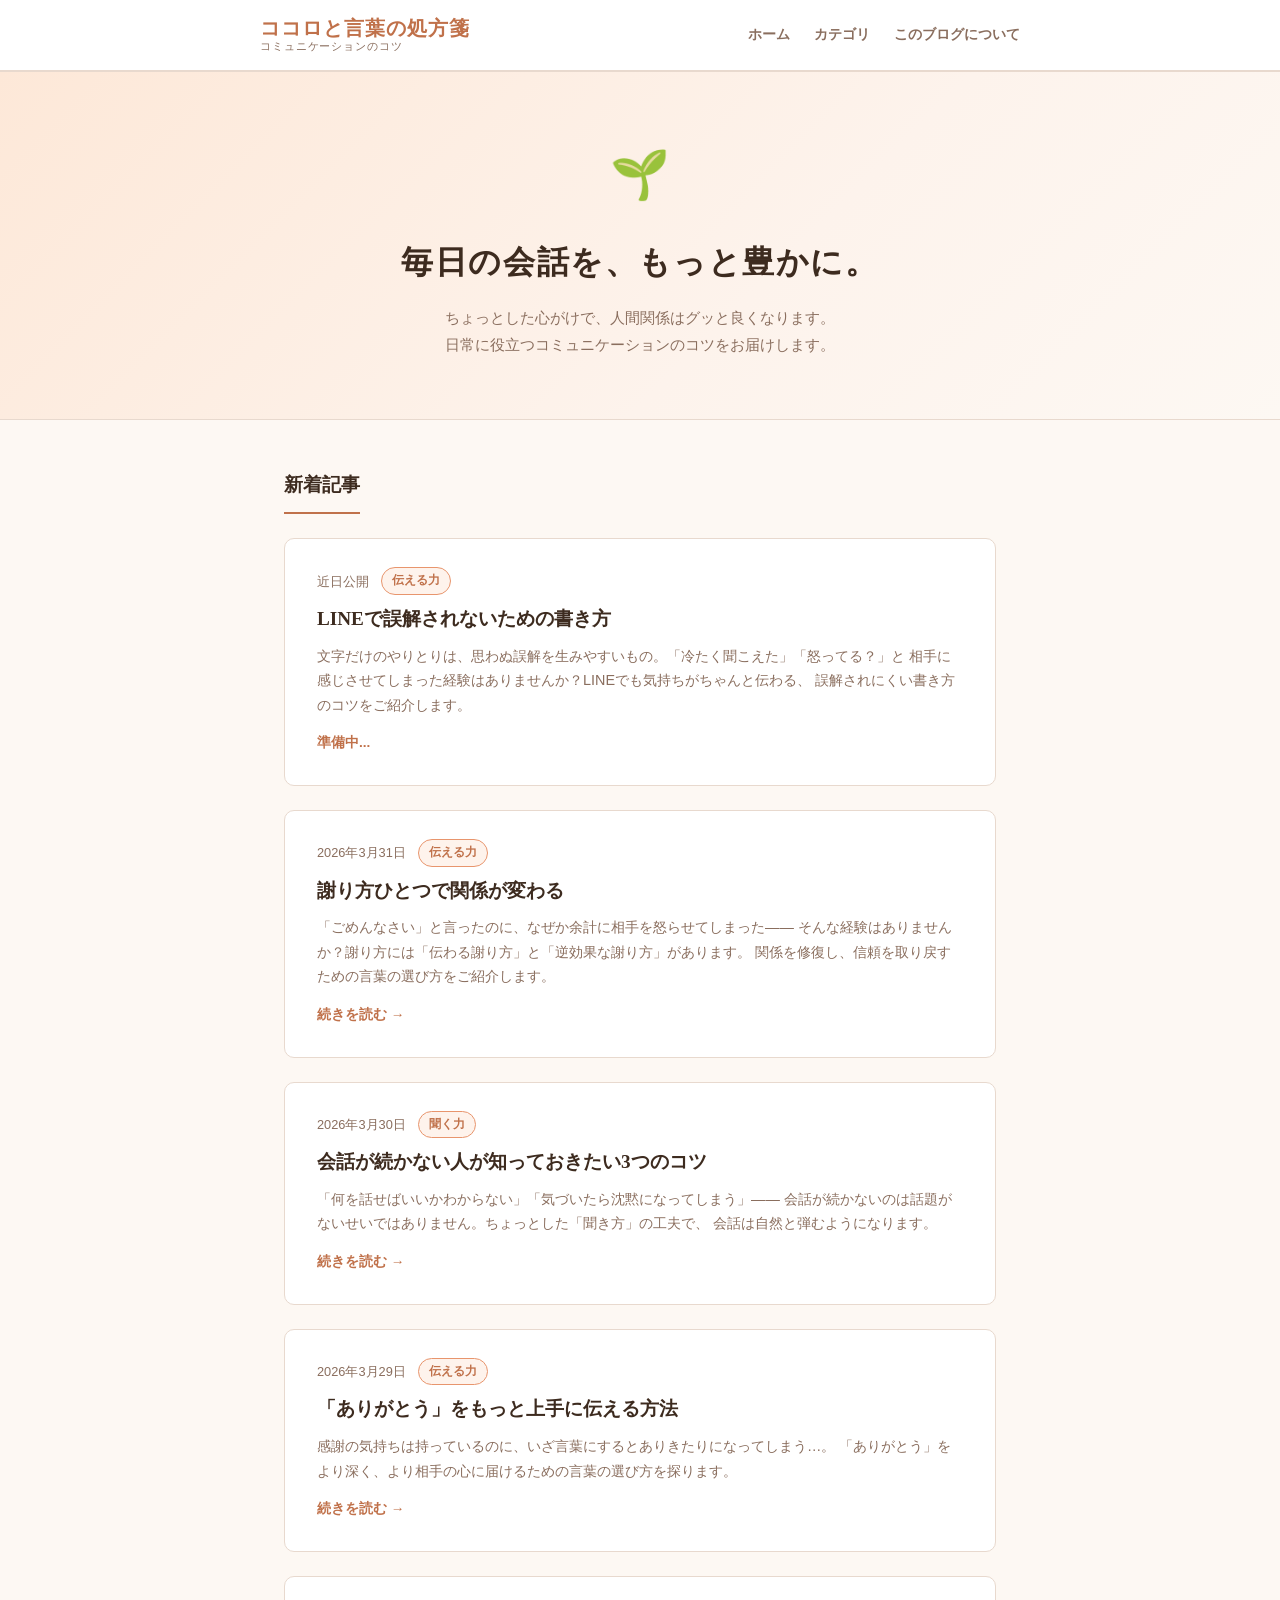
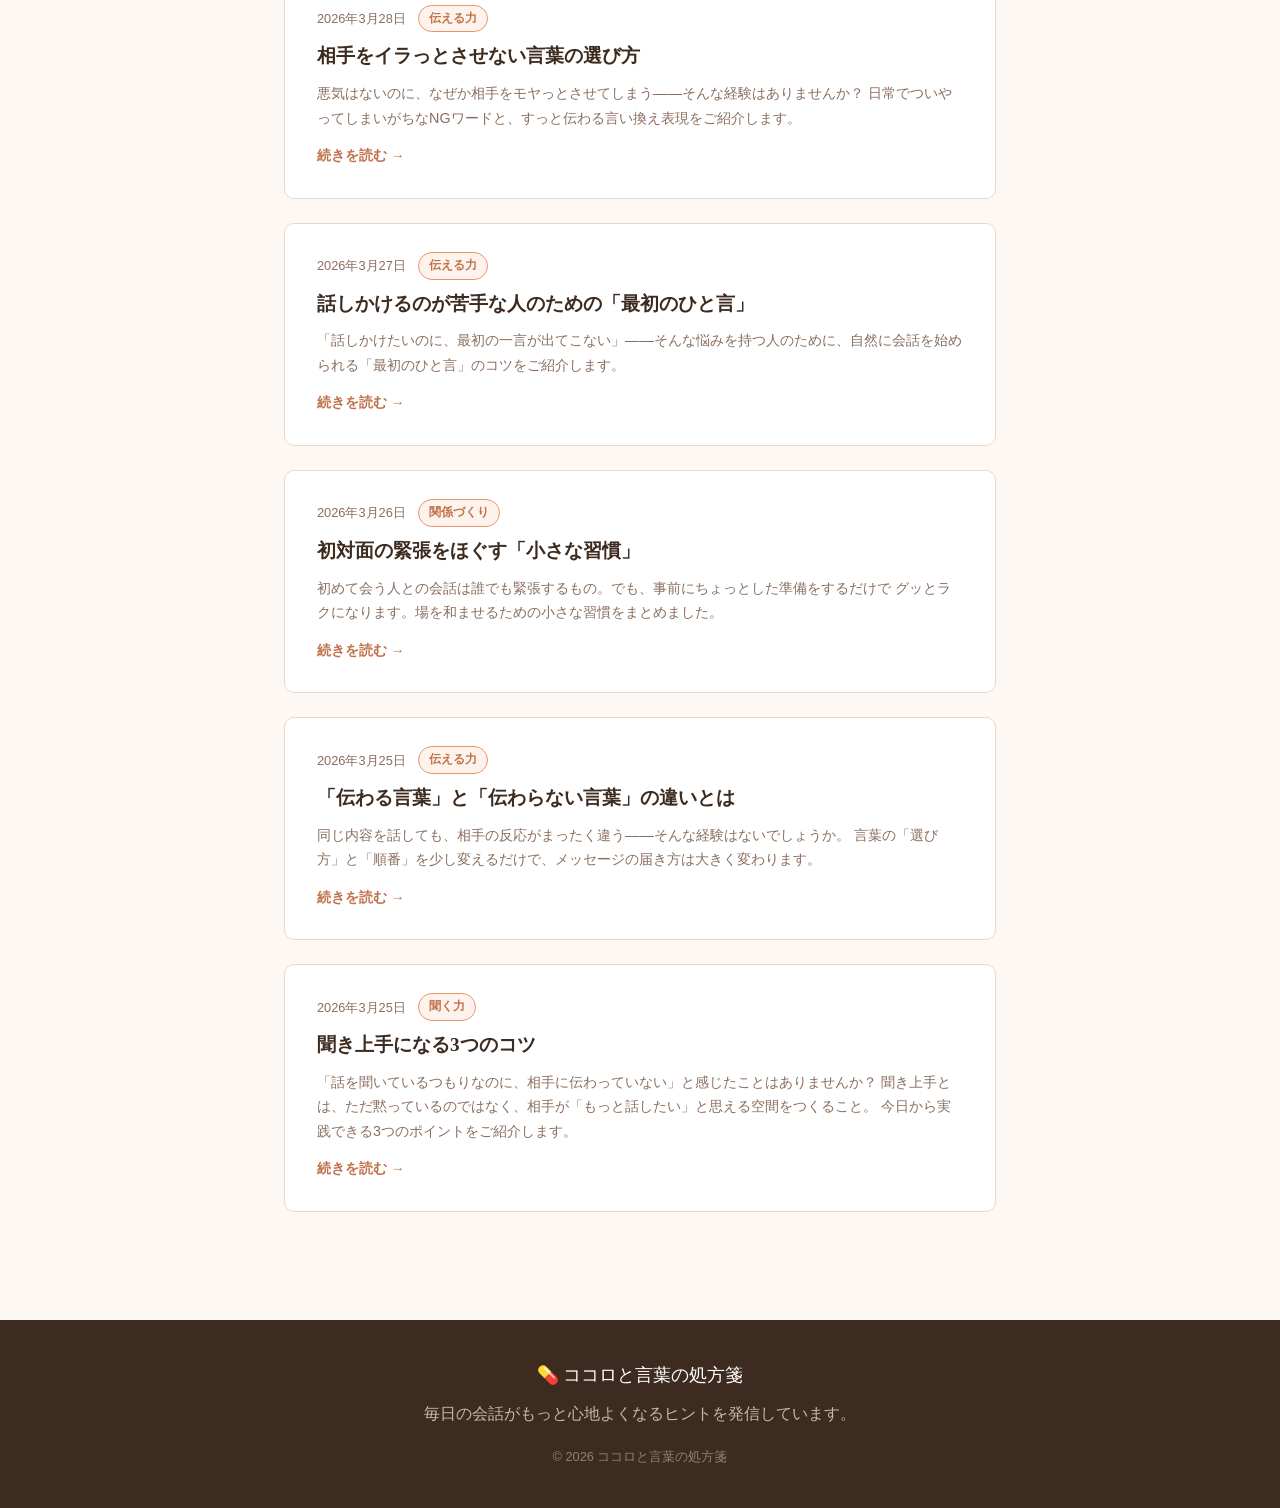
<file: index.html>
<!DOCTYPE html>
<html lang="ja">
<head>
  <meta charset="UTF-8">
  <meta name="viewport" content="width=device-width, initial-scale=1.0">
  <title>ココロと言葉の処方箋 - コミュニケーションのコツ</title>
  <meta name="description" content="毎日の会話がもっと心地よくなる。コミュニケーションのコツをやさしく発信するブログです。">
  <link rel="stylesheet" href="style.css">
</head>
<body>

  <!-- ヘッダー -->
  <header class="site-header">
    <div class="site-header__inner">
      <a href="index.html" class="site-logo" style="text-decoration:none;">
        <span class="site-logo__title">ココロと言葉の処方箋</span>
        <span class="site-logo__subtitle">コミュニケーションのコツ</span>
      </a>
      <nav class="site-nav">
        <a href="index.html">ホーム</a>
        <a href="#">カテゴリ</a>
        <a href="#">このブログについて</a>
      </nav>
    </div>
  </header>

  <!-- ヒーロー -->
  <section class="hero">
    <div class="hero__inner">
      <div class="hero__icon">🌱</div>
      <h1 class="hero__title">毎日の会話を、もっと豊かに。</h1>
      <p class="hero__desc">ちょっとした心がけで、人間関係はグッと良くなります。<br>日常に役立つコミュニケーションのコツをお届けします。</p>
    </div>
  </section>

  <!-- 記事一覧 -->
  <main class="main-container">
    <h2 class="section-title">新着記事</h2>

    <div class="article-list">

      <!-- 記事1 -->
      <a href="#" class="article-card">
        <div class="article-card__meta">
          <span class="article-card__date">近日公開</span>
          <span class="article-card__tag">伝える力</span>
        </div>
        <h3 class="article-card__title">LINEで誤解されないための書き方</h3>
        <p class="article-card__excerpt">
          文字だけのやりとりは、思わぬ誤解を生みやすいもの。「冷たく聞こえた」「怒ってる？」と
          相手に感じさせてしまった経験はありませんか？LINEでも気持ちがちゃんと伝わる、
          誤解されにくい書き方のコツをご紹介します。
        </p>
        <span class="article-card__read-more">準備中...</span>
      </a>

      <!-- 記事2 -->
      <a href="article-apology.html" class="article-card">
        <div class="article-card__meta">
          <span class="article-card__date">2026年3月31日</span>
          <span class="article-card__tag">伝える力</span>
        </div>
        <h3 class="article-card__title">謝り方ひとつで関係が変わる</h3>
        <p class="article-card__excerpt">
          「ごめんなさい」と言ったのに、なぜか余計に相手を怒らせてしまった——
          そんな経験はありませんか？謝り方には「伝わる謝り方」と「逆効果な謝り方」があります。
          関係を修復し、信頼を取り戻すための言葉の選び方をご紹介します。
        </p>
        <span class="article-card__read-more">続きを読む →</span>
      </a>

      <!-- 記事2 -->
      <a href="article-conversation.html" class="article-card">
        <div class="article-card__meta">
          <span class="article-card__date">2026年3月30日</span>
          <span class="article-card__tag">聞く力</span>
        </div>
        <h3 class="article-card__title">会話が続かない人が知っておきたい3つのコツ</h3>
        <p class="article-card__excerpt">
          「何を話せばいいかわからない」「気づいたら沈黙になってしまう」——
          会話が続かないのは話題がないせいではありません。ちょっとした「聞き方」の工夫で、
          会話は自然と弾むようになります。
        </p>
        <span class="article-card__read-more">続きを読む →</span>
      </a>

      <!-- 記事2 -->
      <a href="article-thankyou.html" class="article-card">
        <div class="article-card__meta">
          <span class="article-card__date">2026年3月29日</span>
          <span class="article-card__tag">伝える力</span>
        </div>
        <h3 class="article-card__title">「ありがとう」をもっと上手に伝える方法</h3>
        <p class="article-card__excerpt">
          感謝の気持ちは持っているのに、いざ言葉にするとありきたりになってしまう…。
          「ありがとう」をより深く、より相手の心に届けるための言葉の選び方を探ります。
        </p>
        <span class="article-card__read-more">続きを読む →</span>
      </a>

      <!-- 記事3 -->
      <a href="article-irritation.html" class="article-card">
        <div class="article-card__meta">
          <span class="article-card__date">2026年3月28日</span>
          <span class="article-card__tag">伝える力</span>
        </div>
        <h3 class="article-card__title">相手をイラっとさせない言葉の選び方</h3>
        <p class="article-card__excerpt">
          悪気はないのに、なぜか相手をモヤっとさせてしまう——そんな経験はありませんか？
          日常でついやってしまいがちなNGワードと、すっと伝わる言い換え表現をご紹介します。
        </p>
        <span class="article-card__read-more">続きを読む →</span>
      </a>

      <!-- 記事4 -->
      <a href="article-first-word.html" class="article-card">
        <div class="article-card__meta">
          <span class="article-card__date">2026年3月27日</span>
          <span class="article-card__tag">伝える力</span>
        </div>
        <h3 class="article-card__title">話しかけるのが苦手な人のための「最初のひと言」</h3>
        <p class="article-card__excerpt">
          「話しかけたいのに、最初の一言が出てこない」——そんな悩みを持つ人のために、自然に会話を始められる「最初のひと言」のコツをご紹介します。
        </p>
        <span class="article-card__read-more">続きを読む →</span>
      </a>

      <!-- 記事5 -->
      <a href="article-first-meeting.html" class="article-card">
        <div class="article-card__meta">
          <span class="article-card__date">2026年3月26日</span>
          <span class="article-card__tag">関係づくり</span>
        </div>
        <h3 class="article-card__title">初対面の緊張をほぐす「小さな習慣」</h3>
        <p class="article-card__excerpt">
          初めて会う人との会話は誰でも緊張するもの。でも、事前にちょっとした準備をするだけで
          グッとラクになります。場を和ませるための小さな習慣をまとめました。
        </p>
        <span class="article-card__read-more">続きを読む →</span>
      </a>

      <!-- 記事6 -->
      <a href="article-words.html" class="article-card">
        <div class="article-card__meta">
          <span class="article-card__date">2026年3月25日</span>
          <span class="article-card__tag">伝える力</span>
        </div>
        <h3 class="article-card__title">「伝わる言葉」と「伝わらない言葉」の違いとは</h3>
        <p class="article-card__excerpt">
          同じ内容を話しても、相手の反応がまったく違う——そんな経験はないでしょうか。
          言葉の「選び方」と「順番」を少し変えるだけで、メッセージの届き方は大きく変わります。
        </p>
        <span class="article-card__read-more">続きを読む →</span>
      </a>

      <!-- 記事7 -->
      <a href="article-listening.html" class="article-card">
        <div class="article-card__meta">
          <span class="article-card__date">2026年3月25日</span>
          <span class="article-card__tag">聞く力</span>
        </div>
        <h3 class="article-card__title">聞き上手になる3つのコツ</h3>
        <p class="article-card__excerpt">
          「話を聞いているつもりなのに、相手に伝わっていない」と感じたことはありませんか？
          聞き上手とは、ただ黙っているのではなく、相手が「もっと話したい」と思える空間をつくること。
          今日から実践できる3つのポイントをご紹介します。
        </p>
        <span class="article-card__read-more">続きを読む →</span>
      </a>

    </div>
  </main>

  <!-- フッター -->
  <footer class="site-footer">
    <div class="site-footer__logo">💊 ココロと言葉の処方箋</div>
    <p>毎日の会話がもっと心地よくなるヒントを発信しています。</p>
    <p class="site-footer__copy">&copy; 2026 ココロと言葉の処方箋</p>
  </footer>

</body>
</html>
</file>
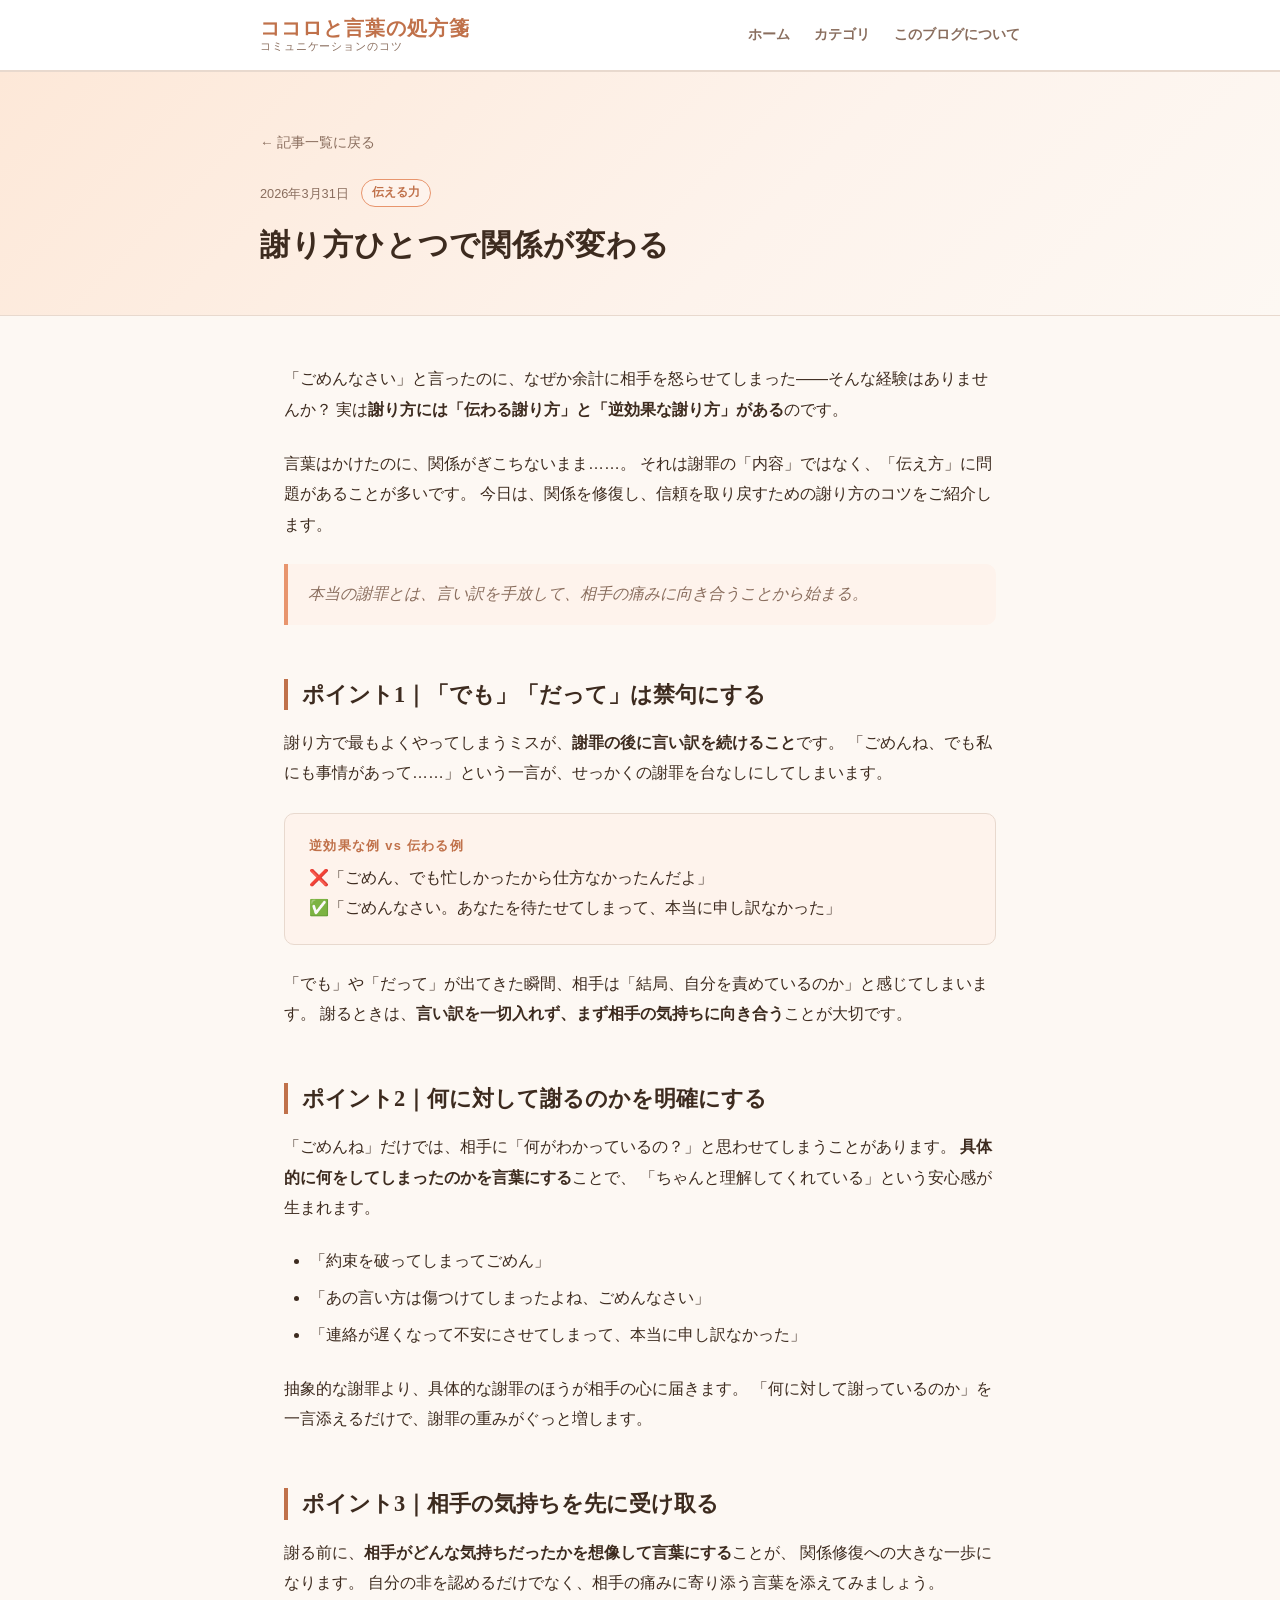
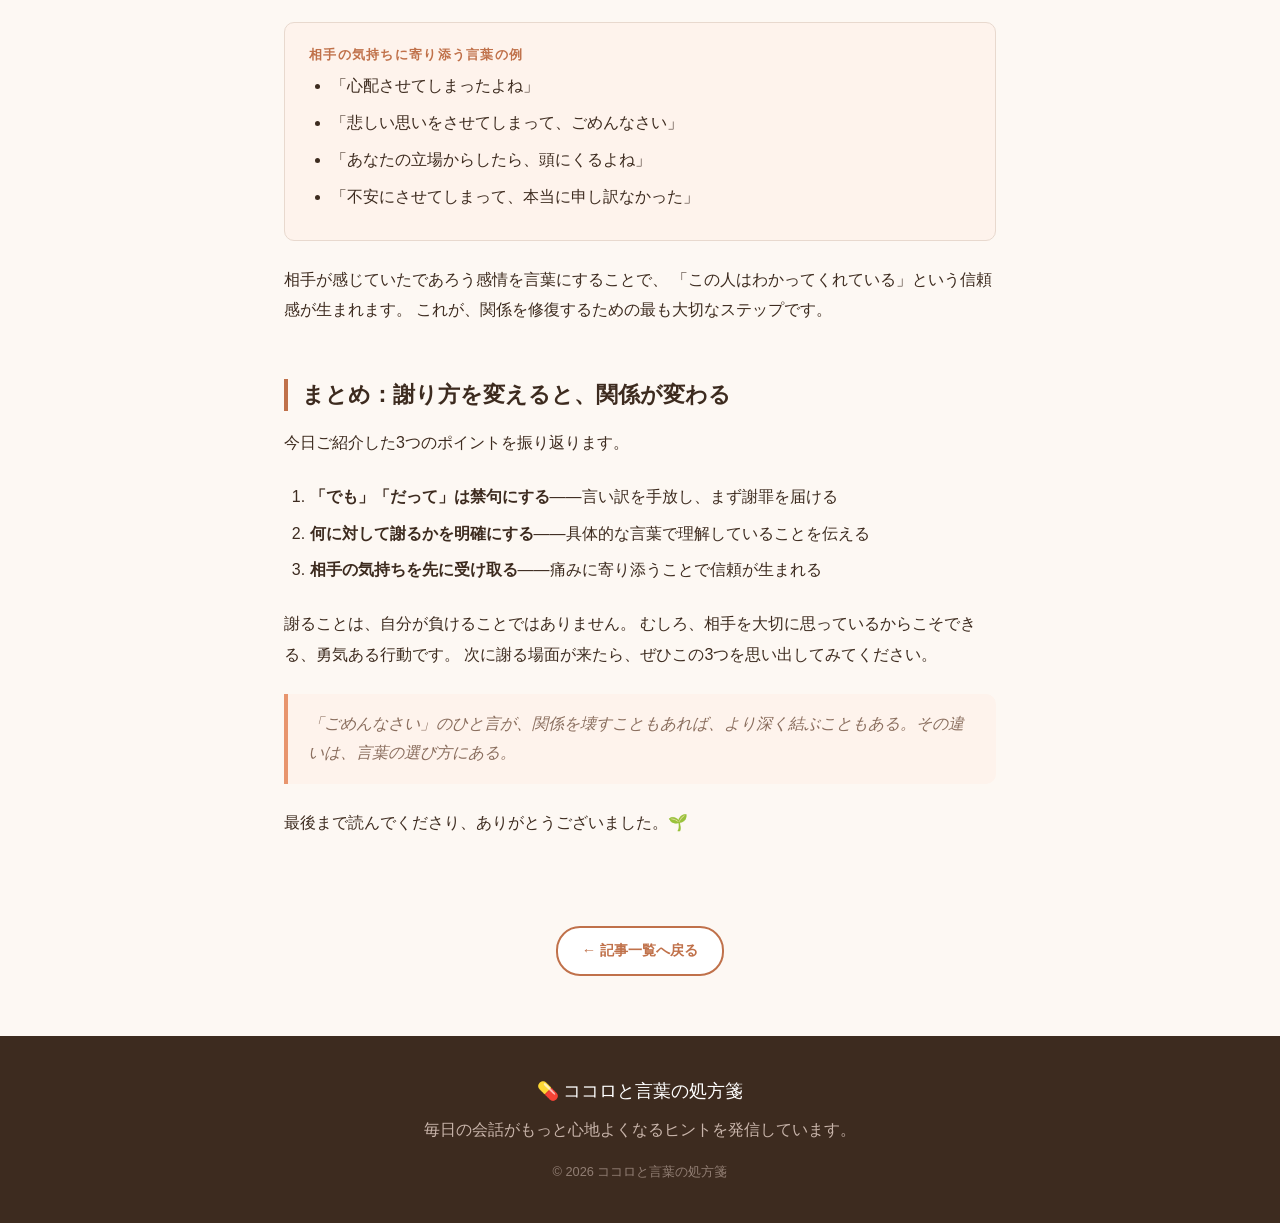
<file: article-apology.html>
<!DOCTYPE html>
<html lang="ja">
<head>
  <meta charset="UTF-8">
  <meta name="viewport" content="width=device-width, initial-scale=1.0">
  <title>謝り方ひとつで関係が変わる - ココロと言葉の処方箋</title>
  <meta name="description" content="「ごめんなさい」と言ったのに、なぜか余計に相手を怒らせてしまった経験はありませんか？伝わる謝り方と逆効果な謝り方の違いを解説します。">
  <link rel="stylesheet" href="style.css">
</head>
<body>

  <!-- ヘッダー -->
  <header class="site-header">
    <div class="site-header__inner">
      <a href="index.html" class="site-logo" style="text-decoration:none;">
        <span class="site-logo__title">ココロと言葉の処方箋</span>
        <span class="site-logo__subtitle">コミュニケーションのコツ</span>
      </a>
      <nav class="site-nav">
        <a href="index.html">ホーム</a>
        <a href="#">カテゴリ</a>
        <a href="#">このブログについて</a>
      </nav>
    </div>
  </header>

  <!-- 記事ヘッダー -->
  <div class="article-header">
    <div class="article-header__inner">
      <a href="index.html" class="article-header__back">← 記事一覧に戻る</a>
      <div class="article-header__meta">
        <span class="article-card__date">2026年3月31日</span>
        <span class="article-card__tag">伝える力</span>
      </div>
      <h1 class="article-header__title">謝り方ひとつで関係が変わる</h1>
    </div>
  </div>

  <!-- 記事本文 -->
  <article class="article-body">

    <p>
      「ごめんなさい」と言ったのに、なぜか余計に相手を怒らせてしまった——そんな経験はありませんか？
      実は<strong>謝り方には「伝わる謝り方」と「逆効果な謝り方」がある</strong>のです。
    </p>

    <p>
      言葉はかけたのに、関係がぎこちないまま……。
      それは謝罪の「内容」ではなく、「伝え方」に問題があることが多いです。
      今日は、関係を修復し、信頼を取り戻すための謝り方のコツをご紹介します。
    </p>

    <blockquote>
      本当の謝罪とは、言い訳を手放して、相手の痛みに向き合うことから始まる。
    </blockquote>

    <!-- ポイント1 -->
    <h2>ポイント1｜「でも」「だって」は禁句にする</h2>

    <p>
      謝り方で最もよくやってしまうミスが、<strong>謝罪の後に言い訳を続けること</strong>です。
      「ごめんね、でも私にも事情があって……」という一言が、せっかくの謝罪を台なしにしてしまいます。
    </p>

    <div class="tip-box">
      <div class="tip-box__label">逆効果な例 vs 伝わる例</div>
      <p style="margin-bottom:0;">
        ❌「ごめん、でも忙しかったから仕方なかったんだよ」<br>
        ✅「ごめんなさい。あなたを待たせてしまって、本当に申し訳なかった」
      </p>
    </div>

    <p>
      「でも」や「だって」が出てきた瞬間、相手は「結局、自分を責めているのか」と感じてしまいます。
      謝るときは、<strong>言い訳を一切入れず、まず相手の気持ちに向き合う</strong>ことが大切です。
    </p>

    <!-- ポイント2 -->
    <h2>ポイント2｜何に対して謝るのかを明確にする</h2>

    <p>
      「ごめんね」だけでは、相手に「何がわかっているの？」と思わせてしまうことがあります。
      <strong>具体的に何をしてしまったのかを言葉にする</strong>ことで、
      「ちゃんと理解してくれている」という安心感が生まれます。
    </p>

    <ul>
      <li>「約束を破ってしまってごめん」</li>
      <li>「あの言い方は傷つけてしまったよね、ごめんなさい」</li>
      <li>「連絡が遅くなって不安にさせてしまって、本当に申し訳なかった」</li>
    </ul>

    <p>
      抽象的な謝罪より、具体的な謝罪のほうが相手の心に届きます。
      「何に対して謝っているのか」を一言添えるだけで、謝罪の重みがぐっと増します。
    </p>

    <!-- ポイント3 -->
    <h2>ポイント3｜相手の気持ちを先に受け取る</h2>

    <p>
      謝る前に、<strong>相手がどんな気持ちだったかを想像して言葉にする</strong>ことが、
      関係修復への大きな一歩になります。
      自分の非を認めるだけでなく、相手の痛みに寄り添う言葉を添えてみましょう。
    </p>

    <div class="tip-box">
      <div class="tip-box__label">相手の気持ちに寄り添う言葉の例</div>
      <ul style="margin-bottom:0; padding-left:1.4em;">
        <li>「心配させてしまったよね」</li>
        <li>「悲しい思いをさせてしまって、ごめんなさい」</li>
        <li>「あなたの立場からしたら、頭にくるよね」</li>
        <li>「不安にさせてしまって、本当に申し訳なかった」</li>
      </ul>
    </div>

    <p>
      相手が感じていたであろう感情を言葉にすることで、
      「この人はわかってくれている」という信頼感が生まれます。
      これが、関係を修復するための最も大切なステップです。
    </p>

    <!-- まとめ -->
    <h2>まとめ：謝り方を変えると、関係が変わる</h2>

    <p>今日ご紹介した3つのポイントを振り返ります。</p>

    <ol>
      <li><strong>「でも」「だって」は禁句にする</strong>——言い訳を手放し、まず謝罪を届ける</li>
      <li><strong>何に対して謝るかを明確にする</strong>——具体的な言葉で理解していることを伝える</li>
      <li><strong>相手の気持ちを先に受け取る</strong>——痛みに寄り添うことで信頼が生まれる</li>
    </ol>

    <p>
      謝ることは、自分が負けることではありません。
      むしろ、相手を大切に思っているからこそできる、勇気ある行動です。
      次に謝る場面が来たら、ぜひこの3つを思い出してみてください。
    </p>

    <blockquote>
      「ごめんなさい」のひと言が、関係を壊すこともあれば、より深く結ぶこともある。その違いは、言葉の選び方にある。
    </blockquote>

    <p>最後まで読んでくださり、ありがとうございました。🌱</p>

  </article>

  <!-- 記事ナビゲーション -->
  <div class="article-nav">
    <a href="index.html">← 記事一覧へ戻る</a>
  </div>

  <!-- フッター -->
  <footer class="site-footer">
    <div class="site-footer__logo">💊 ココロと言葉の処方箋</div>
    <p>毎日の会話がもっと心地よくなるヒントを発信しています。</p>
    <p class="site-footer__copy">&copy; 2026 ココロと言葉の処方箋</p>
  </footer>

</body>
</html>
</file>
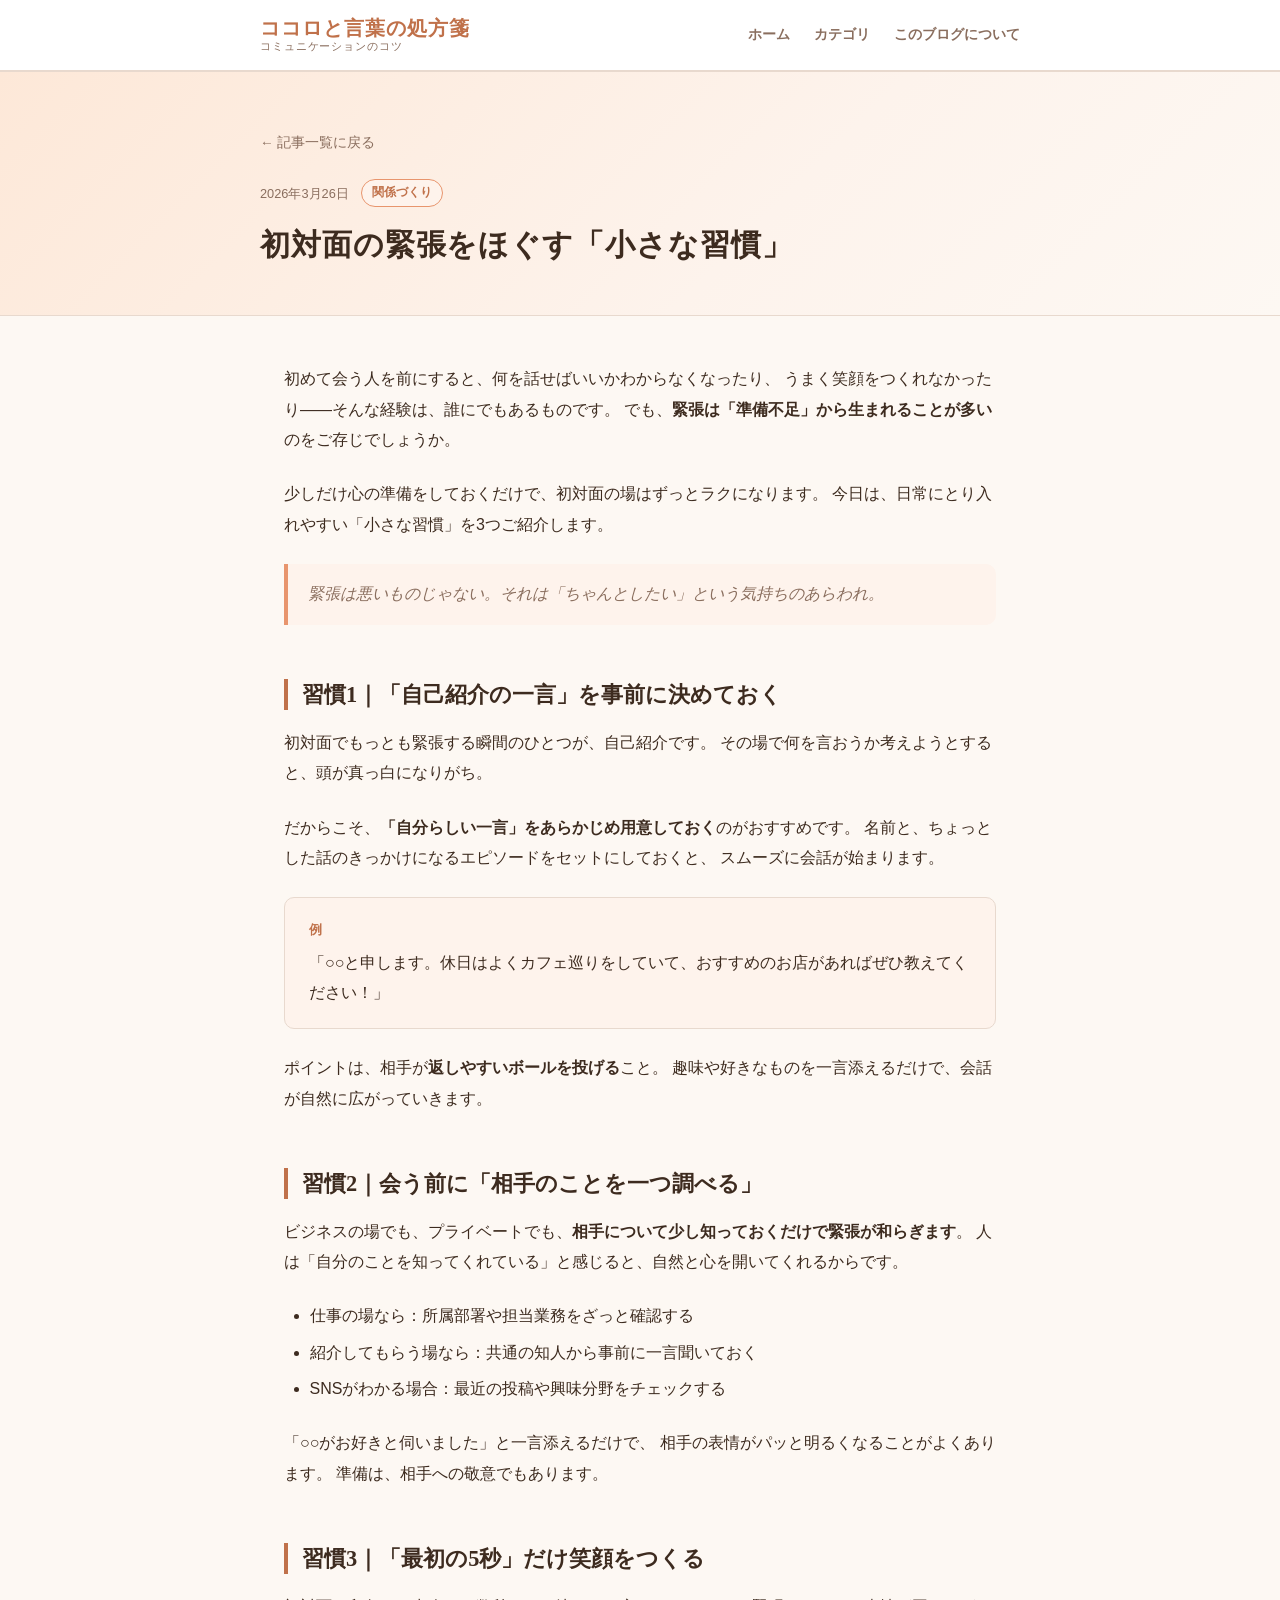
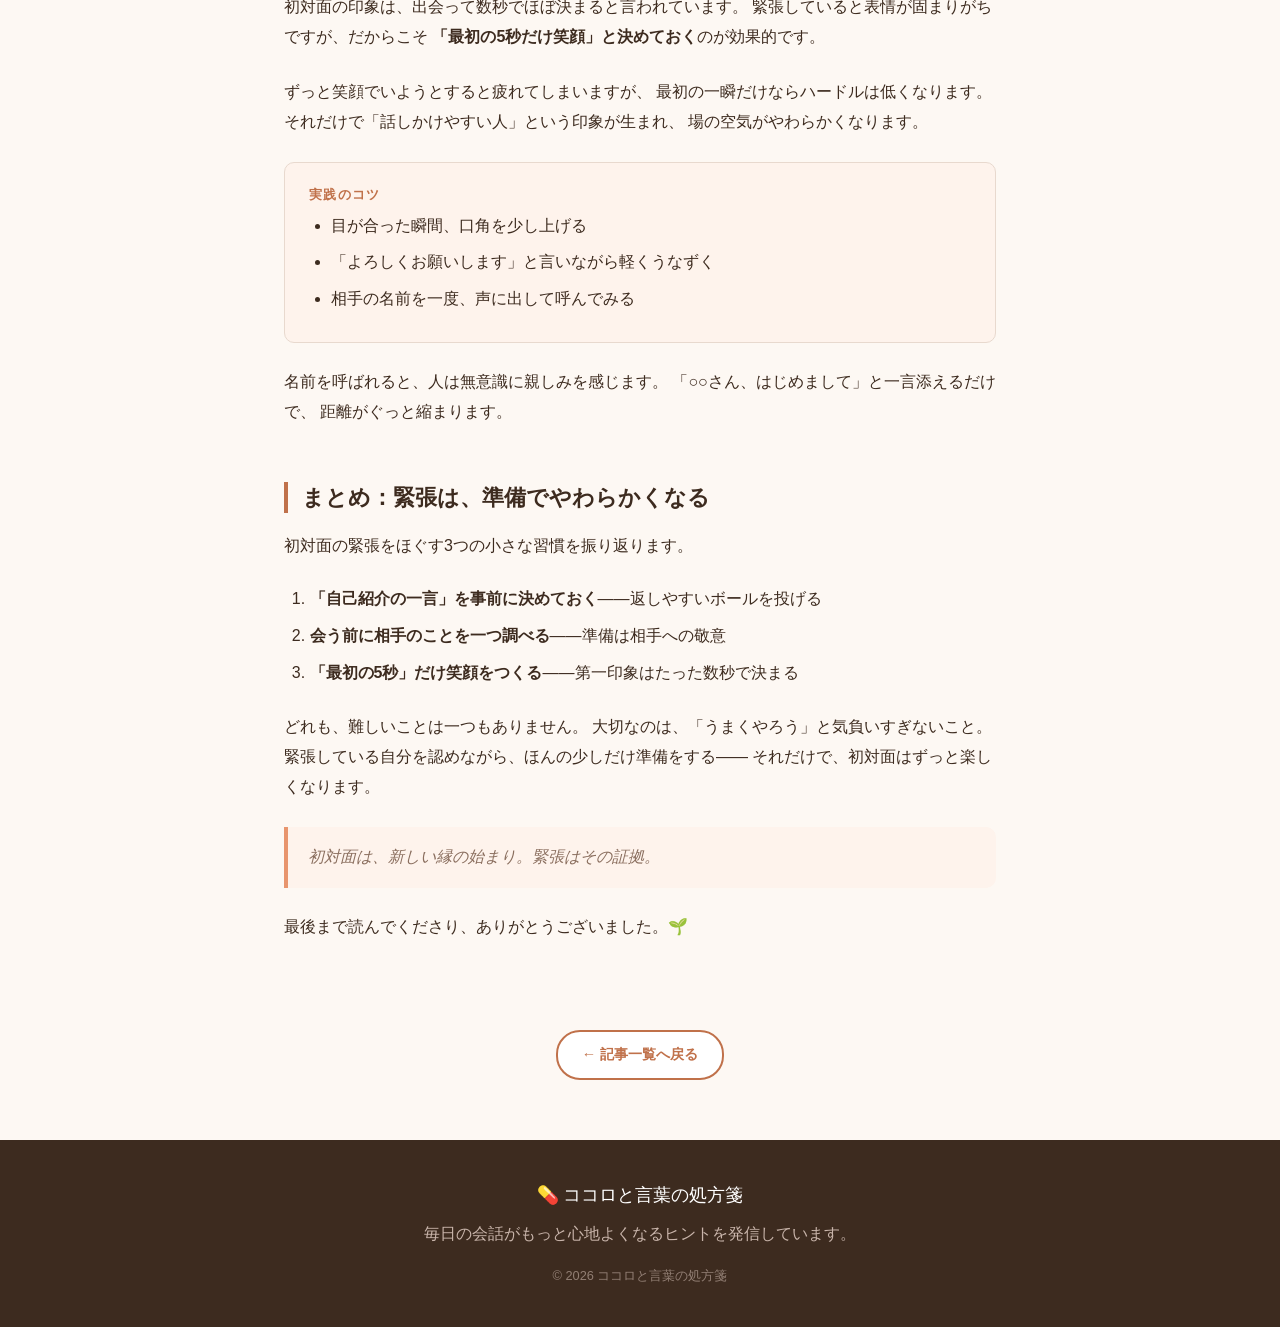
<file: article-first-meeting.html>
<!DOCTYPE html>
<html lang="ja">
<head>
  <meta charset="UTF-8">
  <meta name="viewport" content="width=device-width, initial-scale=1.0">
  <title>初対面の緊張をほぐす「小さな習慣」 - ココロと言葉の処方箋</title>
  <meta name="description" content="初めて会う人との会話は誰でも緊張するもの。事前のちょっとした準備と小さな習慣で、初対面をグッとラクにするコツをご紹介します。">
  <link rel="stylesheet" href="style.css">
</head>
<body>

  <!-- ヘッダー -->
  <header class="site-header">
    <div class="site-header__inner">
      <a href="index.html" class="site-logo" style="text-decoration:none;">
        <span class="site-logo__title">ココロと言葉の処方箋</span>
        <span class="site-logo__subtitle">コミュニケーションのコツ</span>
      </a>
      <nav class="site-nav">
        <a href="index.html">ホーム</a>
        <a href="#">カテゴリ</a>
        <a href="#">このブログについて</a>
      </nav>
    </div>
  </header>

  <!-- 記事ヘッダー -->
  <div class="article-header">
    <div class="article-header__inner">
      <a href="index.html" class="article-header__back">← 記事一覧に戻る</a>
      <div class="article-header__meta">
        <span class="article-card__date">2026年3月26日</span>
        <span class="article-card__tag">関係づくり</span>
      </div>
      <h1 class="article-header__title">初対面の緊張をほぐす「小さな習慣」</h1>
    </div>
  </div>

  <!-- 記事本文 -->
  <article class="article-body">

    <p>
      初めて会う人を前にすると、何を話せばいいかわからなくなったり、
      うまく笑顔をつくれなかったり——そんな経験は、誰にでもあるものです。
      でも、<strong>緊張は「準備不足」から生まれることが多い</strong>のをご存じでしょうか。
    </p>

    <p>
      少しだけ心の準備をしておくだけで、初対面の場はずっとラクになります。
      今日は、日常にとり入れやすい「小さな習慣」を3つご紹介します。
    </p>

    <blockquote>
      緊張は悪いものじゃない。それは「ちゃんとしたい」という気持ちのあらわれ。
    </blockquote>

    <!-- 習慣1 -->
    <h2>習慣1｜「自己紹介の一言」を事前に決めておく</h2>

    <p>
      初対面でもっとも緊張する瞬間のひとつが、自己紹介です。
      その場で何を言おうか考えようとすると、頭が真っ白になりがち。
    </p>

    <p>
      だからこそ、<strong>「自分らしい一言」をあらかじめ用意しておく</strong>のがおすすめです。
      名前と、ちょっとした話のきっかけになるエピソードをセットにしておくと、
      スムーズに会話が始まります。
    </p>

    <div class="tip-box">
      <div class="tip-box__label">例</div>
      <p style="margin-bottom:0;">
        「○○と申します。休日はよくカフェ巡りをしていて、おすすめのお店があればぜひ教えてください！」
      </p>
    </div>

    <p>
      ポイントは、相手が<strong>返しやすいボールを投げる</strong>こと。
      趣味や好きなものを一言添えるだけで、会話が自然に広がっていきます。
    </p>

    <!-- 習慣2 -->
    <h2>習慣2｜会う前に「相手のことを一つ調べる」</h2>

    <p>
      ビジネスの場でも、プライベートでも、<strong>相手について少し知っておくだけで緊張が和らぎます</strong>。
      人は「自分のことを知ってくれている」と感じると、自然と心を開いてくれるからです。
    </p>

    <ul>
      <li>仕事の場なら：所属部署や担当業務をざっと確認する</li>
      <li>紹介してもらう場なら：共通の知人から事前に一言聞いておく</li>
      <li>SNSがわかる場合：最近の投稿や興味分野をチェックする</li>
    </ul>

    <p>
      「○○がお好きと伺いました」と一言添えるだけで、
      相手の表情がパッと明るくなることがよくあります。
      準備は、相手への敬意でもあります。
    </p>

    <!-- 習慣3 -->
    <h2>習慣3｜「最初の5秒」だけ笑顔をつくる</h2>

    <p>
      初対面の印象は、出会って数秒でほぼ決まると言われています。
      緊張していると表情が固まりがちですが、だからこそ
      <strong>「最初の5秒だけ笑顔」と決めておく</strong>のが効果的です。
    </p>

    <p>
      ずっと笑顔でいようとすると疲れてしまいますが、
      最初の一瞬だけならハードルは低くなります。
      それだけで「話しかけやすい人」という印象が生まれ、
      場の空気がやわらかくなります。
    </p>

    <div class="tip-box">
      <div class="tip-box__label">実践のコツ</div>
      <ul style="margin-bottom:0; padding-left:1.4em;">
        <li>目が合った瞬間、口角を少し上げる</li>
        <li>「よろしくお願いします」と言いながら軽くうなずく</li>
        <li>相手の名前を一度、声に出して呼んでみる</li>
      </ul>
    </div>

    <p>
      名前を呼ばれると、人は無意識に親しみを感じます。
      「○○さん、はじめまして」と一言添えるだけで、
      距離がぐっと縮まります。
    </p>

    <!-- まとめ -->
    <h2>まとめ：緊張は、準備でやわらかくなる</h2>

    <p>初対面の緊張をほぐす3つの小さな習慣を振り返ります。</p>

    <ol>
      <li><strong>「自己紹介の一言」を事前に決めておく</strong>——返しやすいボールを投げる</li>
      <li><strong>会う前に相手のことを一つ調べる</strong>——準備は相手への敬意</li>
      <li><strong>「最初の5秒」だけ笑顔をつくる</strong>——第一印象はたった数秒で決まる</li>
    </ol>

    <p>
      どれも、難しいことは一つもありません。
      大切なのは、「うまくやろう」と気負いすぎないこと。
      緊張している自分を認めながら、ほんの少しだけ準備をする——
      それだけで、初対面はずっと楽しくなります。
    </p>

    <blockquote>
      初対面は、新しい縁の始まり。緊張はその証拠。
    </blockquote>

    <p>最後まで読んでくださり、ありがとうございました。🌱</p>

  </article>

  <!-- 記事ナビゲーション -->
  <div class="article-nav">
    <a href="index.html">← 記事一覧へ戻る</a>
  </div>

  <!-- フッター -->
  <footer class="site-footer">
    <div class="site-footer__logo">💊 ココロと言葉の処方箋</div>
    <p>毎日の会話がもっと心地よくなるヒントを発信しています。</p>
    <p class="site-footer__copy">&copy; 2026 ココロと言葉の処方箋</p>
  </footer>

</body>
</html>
</file>
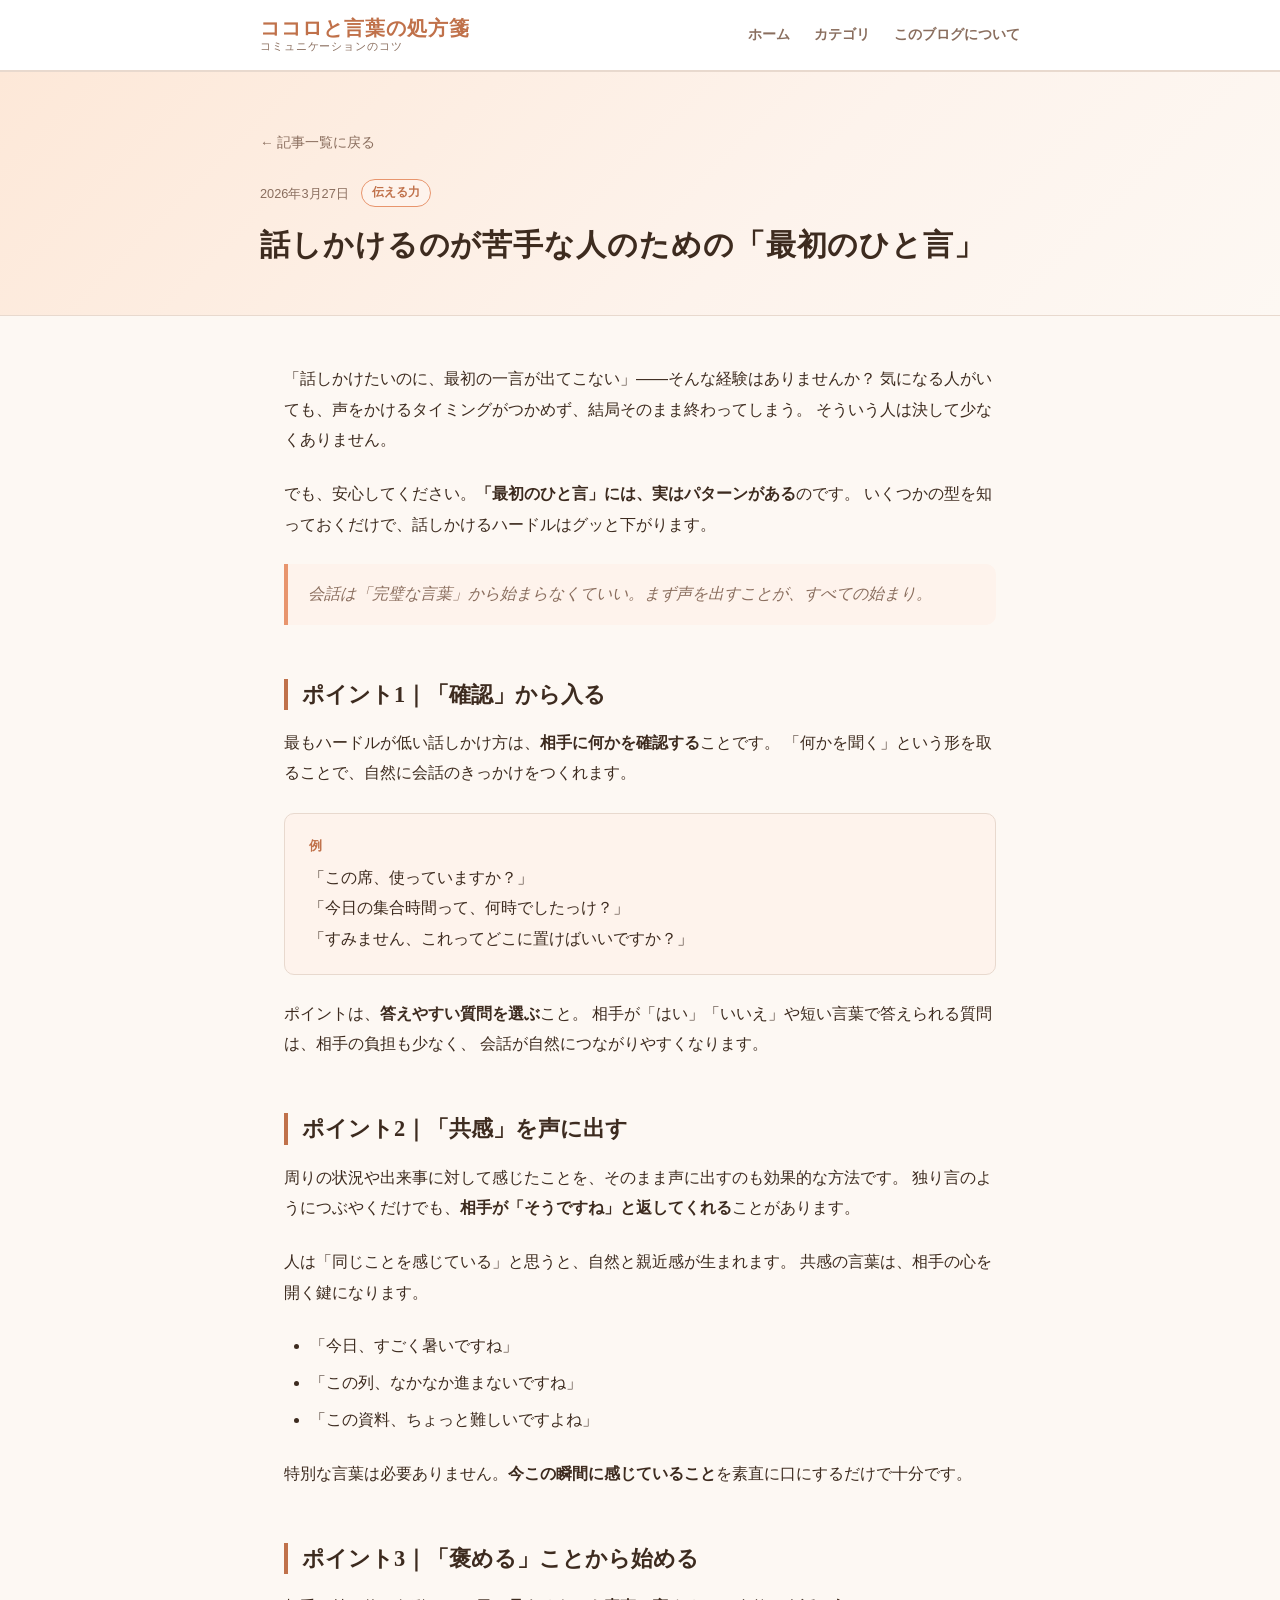
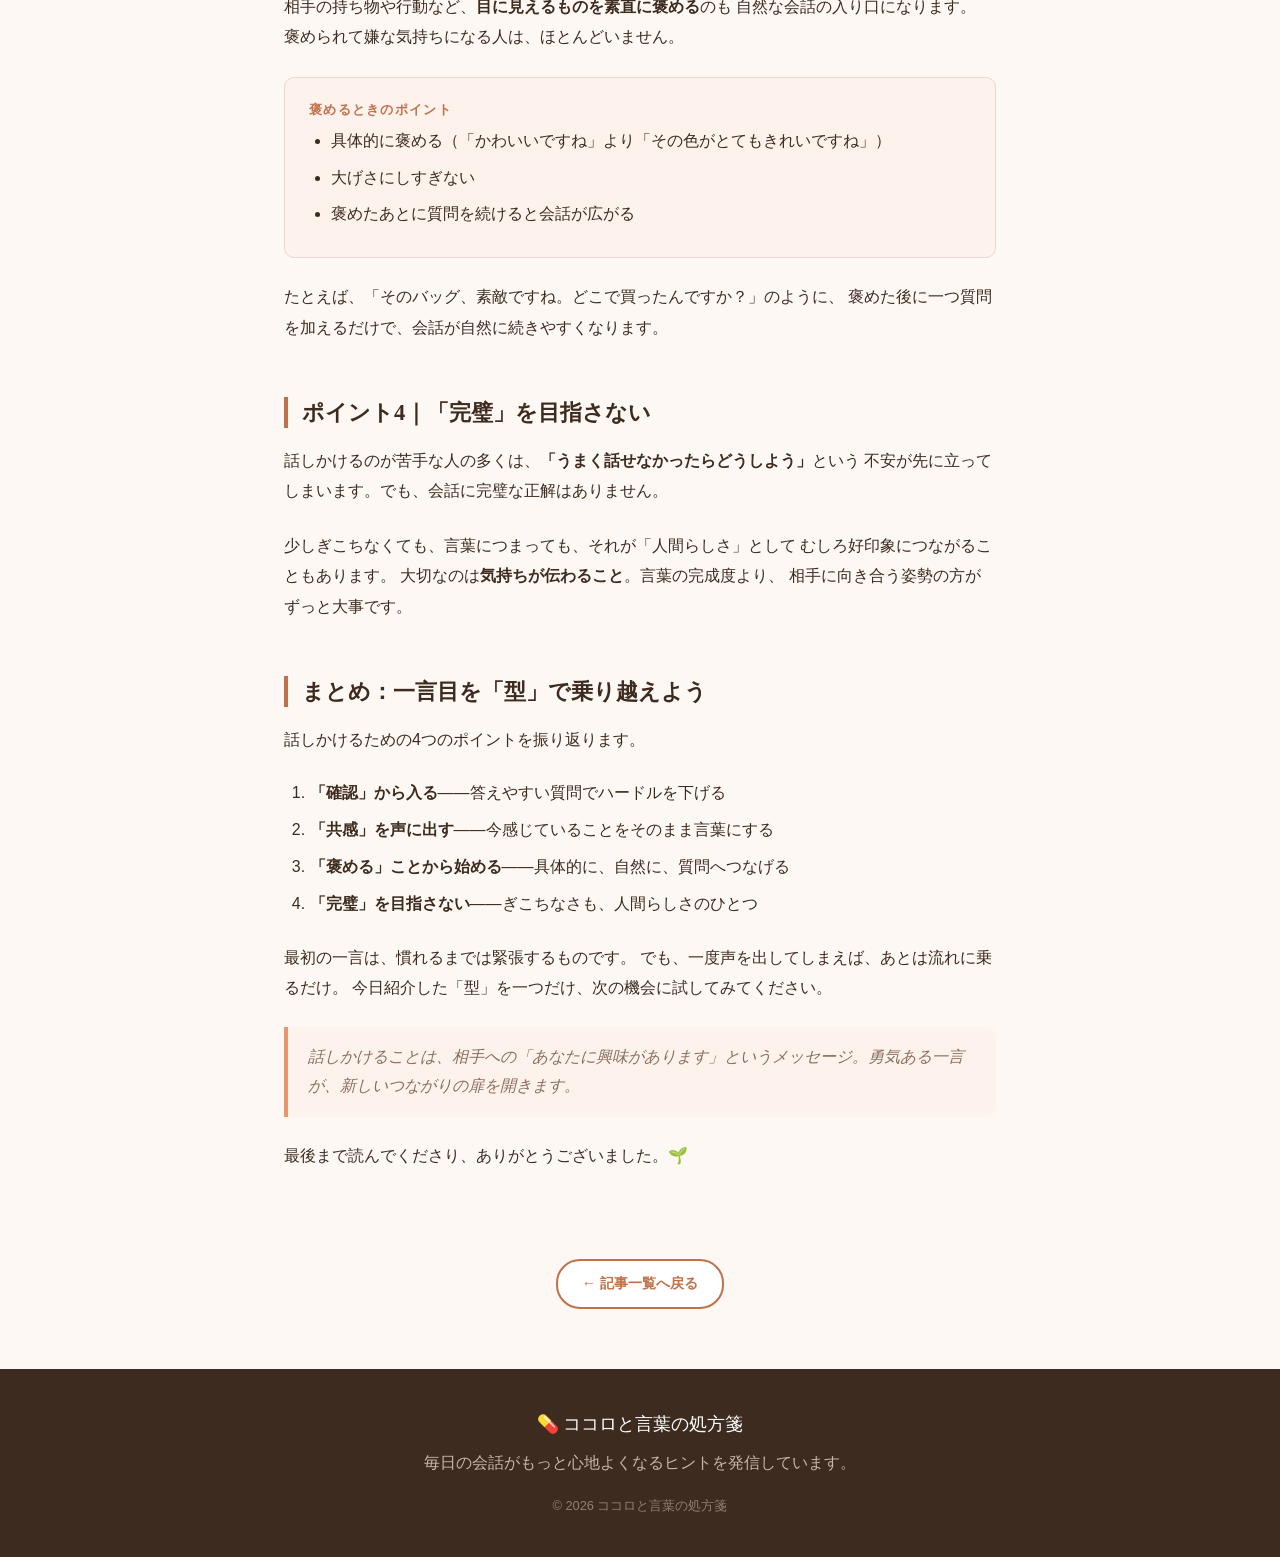
<file: article-first-word.html>
<!DOCTYPE html>
<html lang="ja">
<head>
  <meta charset="UTF-8">
  <meta name="viewport" content="width=device-width, initial-scale=1.0">
  <title>話しかけるのが苦手な人のための「最初のひと言」 - ココロと言葉の処方箋</title>
  <meta name="description" content="「話しかけたいのに、最初の一言が出てこない」——そんな悩みを持つ人のために、自然に会話を始められる「最初のひと言」のコツをご紹介します。">
  <link rel="stylesheet" href="style.css">
</head>
<body>

  <!-- ヘッダー -->
  <header class="site-header">
    <div class="site-header__inner">
      <a href="index.html" class="site-logo" style="text-decoration:none;">
        <span class="site-logo__title">ココロと言葉の処方箋</span>
        <span class="site-logo__subtitle">コミュニケーションのコツ</span>
      </a>
      <nav class="site-nav">
        <a href="index.html">ホーム</a>
        <a href="#">カテゴリ</a>
        <a href="#">このブログについて</a>
      </nav>
    </div>
  </header>

  <!-- 記事ヘッダー -->
  <div class="article-header">
    <div class="article-header__inner">
      <a href="index.html" class="article-header__back">← 記事一覧に戻る</a>
      <div class="article-header__meta">
        <span class="article-card__date">2026年3月27日</span>
        <span class="article-card__tag">伝える力</span>
      </div>
      <h1 class="article-header__title">話しかけるのが苦手な人のための「最初のひと言」</h1>
    </div>
  </div>

  <!-- 記事本文 -->
  <article class="article-body">

    <p>
      「話しかけたいのに、最初の一言が出てこない」——そんな経験はありませんか？
      気になる人がいても、声をかけるタイミングがつかめず、結局そのまま終わってしまう。
      そういう人は決して少なくありません。
    </p>

    <p>
      でも、安心してください。<strong>「最初のひと言」には、実はパターンがある</strong>のです。
      いくつかの型を知っておくだけで、話しかけるハードルはグッと下がります。
    </p>

    <blockquote>
      会話は「完璧な言葉」から始まらなくていい。まず声を出すことが、すべての始まり。
    </blockquote>

    <!-- ポイント1 -->
    <h2>ポイント1｜「確認」から入る</h2>

    <p>
      最もハードルが低い話しかけ方は、<strong>相手に何かを確認する</strong>ことです。
      「何かを聞く」という形を取ることで、自然に会話のきっかけをつくれます。
    </p>

    <div class="tip-box">
      <div class="tip-box__label">例</div>
      <p style="margin-bottom:0;">
        「この席、使っていますか？」<br>
        「今日の集合時間って、何時でしたっけ？」<br>
        「すみません、これってどこに置けばいいですか？」
      </p>
    </div>

    <p>
      ポイントは、<strong>答えやすい質問を選ぶ</strong>こと。
      相手が「はい」「いいえ」や短い言葉で答えられる質問は、相手の負担も少なく、
      会話が自然につながりやすくなります。
    </p>

    <!-- ポイント2 -->
    <h2>ポイント2｜「共感」を声に出す</h2>

    <p>
      周りの状況や出来事に対して感じたことを、そのまま声に出すのも効果的な方法です。
      独り言のようにつぶやくだけでも、<strong>相手が「そうですね」と返してくれる</strong>ことがあります。
    </p>

    <p>
      人は「同じことを感じている」と思うと、自然と親近感が生まれます。
      共感の言葉は、相手の心を開く鍵になります。
    </p>

    <ul>
      <li>「今日、すごく暑いですね」</li>
      <li>「この列、なかなか進まないですね」</li>
      <li>「この資料、ちょっと難しいですよね」</li>
    </ul>

    <p>
      特別な言葉は必要ありません。<strong>今この瞬間に感じていること</strong>を素直に口にするだけで十分です。
    </p>

    <!-- ポイント3 -->
    <h2>ポイント3｜「褒める」ことから始める</h2>

    <p>
      相手の持ち物や行動など、<strong>目に見えるものを素直に褒める</strong>のも
      自然な会話の入り口になります。
      褒められて嫌な気持ちになる人は、ほとんどいません。
    </p>

    <div class="tip-box">
      <div class="tip-box__label">褒めるときのポイント</div>
      <ul style="margin-bottom:0; padding-left:1.4em;">
        <li>具体的に褒める（「かわいいですね」より「その色がとてもきれいですね」）</li>
        <li>大げさにしすぎない</li>
        <li>褒めたあとに質問を続けると会話が広がる</li>
      </ul>
    </div>

    <p>
      たとえば、「そのバッグ、素敵ですね。どこで買ったんですか？」のように、
      褒めた後に一つ質問を加えるだけで、会話が自然に続きやすくなります。
    </p>

    <!-- ポイント4 -->
    <h2>ポイント4｜「完璧」を目指さない</h2>

    <p>
      話しかけるのが苦手な人の多くは、<strong>「うまく話せなかったらどうしよう」</strong>という
      不安が先に立ってしまいます。でも、会話に完璧な正解はありません。
    </p>

    <p>
      少しぎこちなくても、言葉につまっても、それが「人間らしさ」として
      むしろ好印象につながることもあります。
      大切なのは<strong>気持ちが伝わること</strong>。言葉の完成度より、
      相手に向き合う姿勢の方がずっと大事です。
    </p>

    <!-- まとめ -->
    <h2>まとめ：一言目を「型」で乗り越えよう</h2>

    <p>話しかけるための4つのポイントを振り返ります。</p>

    <ol>
      <li><strong>「確認」から入る</strong>——答えやすい質問でハードルを下げる</li>
      <li><strong>「共感」を声に出す</strong>——今感じていることをそのまま言葉にする</li>
      <li><strong>「褒める」ことから始める</strong>——具体的に、自然に、質問へつなげる</li>
      <li><strong>「完璧」を目指さない</strong>——ぎこちなさも、人間らしさのひとつ</li>
    </ol>

    <p>
      最初の一言は、慣れるまでは緊張するものです。
      でも、一度声を出してしまえば、あとは流れに乗るだけ。
      今日紹介した「型」を一つだけ、次の機会に試してみてください。
    </p>

    <blockquote>
      話しかけることは、相手への「あなたに興味があります」というメッセージ。勇気ある一言が、新しいつながりの扉を開きます。
    </blockquote>

    <p>最後まで読んでくださり、ありがとうございました。🌱</p>

  </article>

  <!-- 記事ナビゲーション -->
  <div class="article-nav">
    <a href="index.html">← 記事一覧へ戻る</a>
  </div>

  <!-- フッター -->
  <footer class="site-footer">
    <div class="site-footer__logo">💊 ココロと言葉の処方箋</div>
    <p>毎日の会話がもっと心地よくなるヒントを発信しています。</p>
    <p class="site-footer__copy">&copy; 2026 ココロと言葉の処方箋</p>
  </footer>

</body>
</html>
</file>
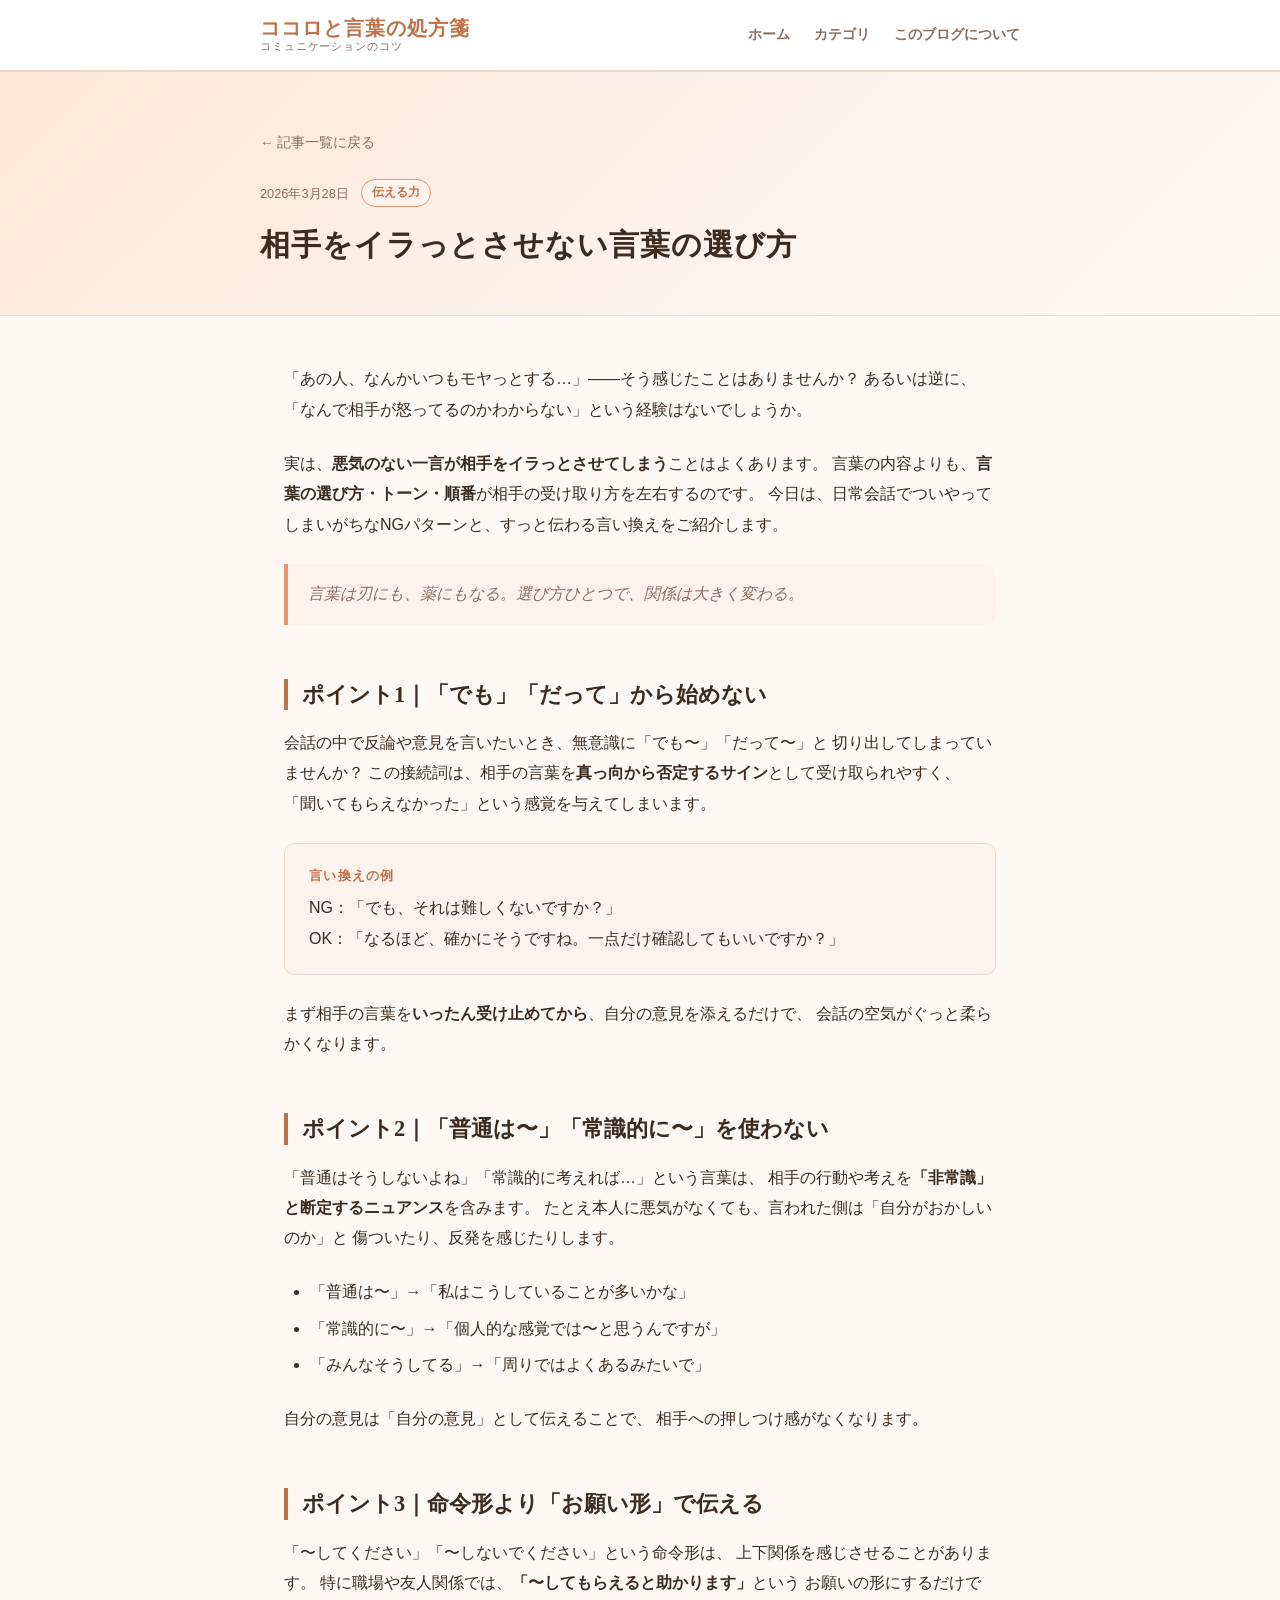
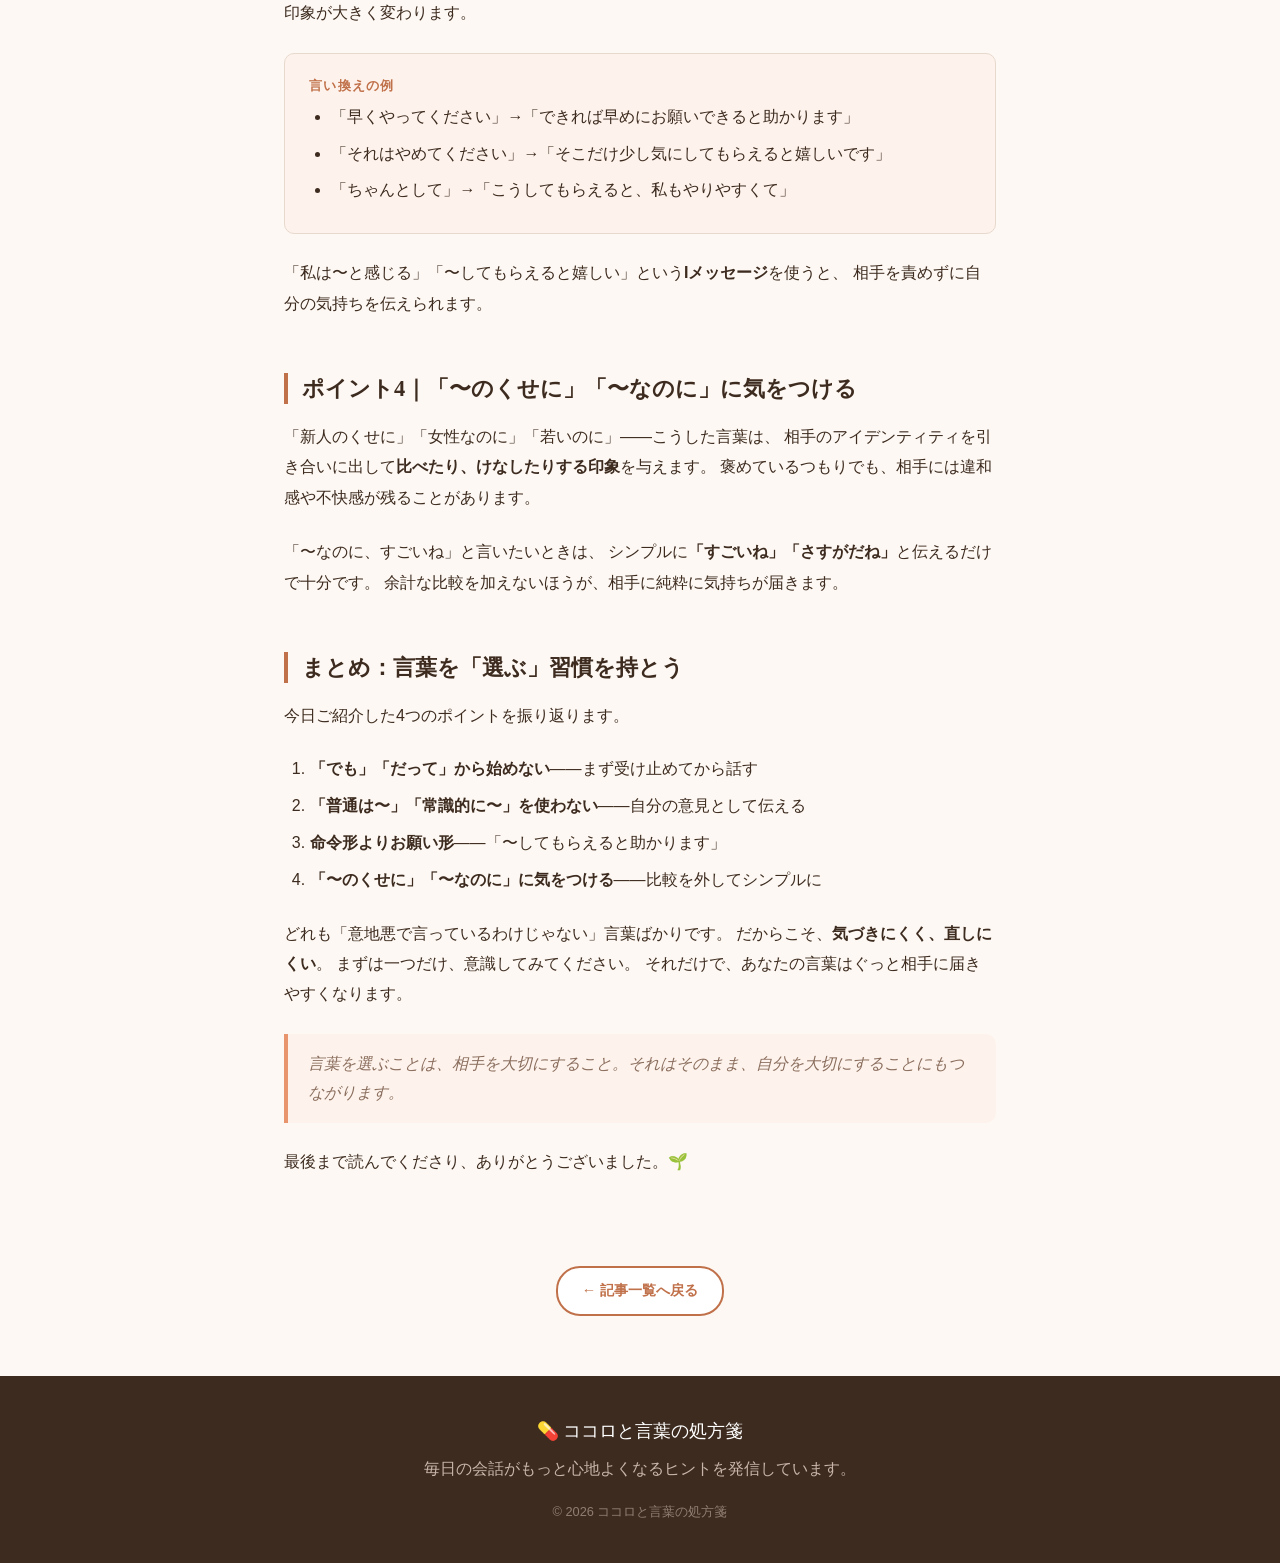
<file: article-irritation.html>
<!DOCTYPE html>
<html lang="ja">
<head>
  <meta charset="UTF-8">
  <meta name="viewport" content="width=device-width, initial-scale=1.0">
  <title>相手をイラっとさせない言葉の選び方 - ココロと言葉の処方箋</title>
  <meta name="description" content="ちょっとした言葉の選び方で、相手をイライラさせてしまうことがあります。無意識に使いがちなNGワードと、すっと伝わる言い換え表現をご紹介します。">
  <link rel="stylesheet" href="style.css">
</head>
<body>

  <!-- ヘッダー -->
  <header class="site-header">
    <div class="site-header__inner">
      <a href="index.html" class="site-logo" style="text-decoration:none;">
        <span class="site-logo__title">ココロと言葉の処方箋</span>
        <span class="site-logo__subtitle">コミュニケーションのコツ</span>
      </a>
      <nav class="site-nav">
        <a href="index.html">ホーム</a>
        <a href="#">カテゴリ</a>
        <a href="#">このブログについて</a>
      </nav>
    </div>
  </header>

  <!-- 記事ヘッダー -->
  <div class="article-header">
    <div class="article-header__inner">
      <a href="index.html" class="article-header__back">← 記事一覧に戻る</a>
      <div class="article-header__meta">
        <span class="article-card__date">2026年3月28日</span>
        <span class="article-card__tag">伝える力</span>
      </div>
      <h1 class="article-header__title">相手をイラっとさせない言葉の選び方</h1>
    </div>
  </div>

  <!-- 記事本文 -->
  <article class="article-body">

    <p>
      「あの人、なんかいつもモヤっとする…」——そう感じたことはありませんか？
      あるいは逆に、「なんで相手が怒ってるのかわからない」という経験はないでしょうか。
    </p>

    <p>
      実は、<strong>悪気のない一言が相手をイラっとさせてしまう</strong>ことはよくあります。
      言葉の内容よりも、<strong>言葉の選び方・トーン・順番</strong>が相手の受け取り方を左右するのです。
      今日は、日常会話でついやってしまいがちなNGパターンと、すっと伝わる言い換えをご紹介します。
    </p>

    <blockquote>
      言葉は刃にも、薬にもなる。選び方ひとつで、関係は大きく変わる。
    </blockquote>

    <!-- ポイント1 -->
    <h2>ポイント1｜「でも」「だって」から始めない</h2>

    <p>
      会話の中で反論や意見を言いたいとき、無意識に「でも〜」「だって〜」と
      切り出してしまっていませんか？
      この接続詞は、相手の言葉を<strong>真っ向から否定するサイン</strong>として受け取られやすく、
      「聞いてもらえなかった」という感覚を与えてしまいます。
    </p>

    <div class="tip-box">
      <div class="tip-box__label">言い換えの例</div>
      <p style="margin-bottom:0;">
        NG：「でも、それは難しくないですか？」<br>
        OK：「なるほど、確かにそうですね。一点だけ確認してもいいですか？」
      </p>
    </div>

    <p>
      まず相手の言葉を<strong>いったん受け止めてから</strong>、自分の意見を添えるだけで、
      会話の空気がぐっと柔らかくなります。
    </p>

    <!-- ポイント2 -->
    <h2>ポイント2｜「普通は〜」「常識的に〜」を使わない</h2>

    <p>
      「普通はそうしないよね」「常識的に考えれば…」という言葉は、
      相手の行動や考えを<strong>「非常識」と断定するニュアンス</strong>を含みます。
      たとえ本人に悪気がなくても、言われた側は「自分がおかしいのか」と
      傷ついたり、反発を感じたりします。
    </p>

    <ul>
      <li>「普通は〜」→「私はこうしていることが多いかな」</li>
      <li>「常識的に〜」→「個人的な感覚では〜と思うんですが」</li>
      <li>「みんなそうしてる」→「周りではよくあるみたいで」</li>
    </ul>

    <p>
      自分の意見は「自分の意見」として伝えることで、
      相手への押しつけ感がなくなります。
    </p>

    <!-- ポイント3 -->
    <h2>ポイント3｜命令形より「お願い形」で伝える</h2>

    <p>
      「〜してください」「〜しないでください」という命令形は、
      上下関係を感じさせることがあります。
      特に職場や友人関係では、<strong>「〜してもらえると助かります」</strong>という
      お願いの形にするだけで印象が大きく変わります。
    </p>

    <div class="tip-box">
      <div class="tip-box__label">言い換えの例</div>
      <ul style="margin-bottom:0; padding-left:1.4em;">
        <li>「早くやってください」→「できれば早めにお願いできると助かります」</li>
        <li>「それはやめてください」→「そこだけ少し気にしてもらえると嬉しいです」</li>
        <li>「ちゃんとして」→「こうしてもらえると、私もやりやすくて」</li>
      </ul>
    </div>

    <p>
      「私は〜と感じる」「〜してもらえると嬉しい」という<strong>Iメッセージ</strong>を使うと、
      相手を責めずに自分の気持ちを伝えられます。
    </p>

    <!-- ポイント4 -->
    <h2>ポイント4｜「〜のくせに」「〜なのに」に気をつける</h2>

    <p>
      「新人のくせに」「女性なのに」「若いのに」——こうした言葉は、
      相手のアイデンティティを引き合いに出して<strong>比べたり、けなしたりする印象</strong>を与えます。
      褒めているつもりでも、相手には違和感や不快感が残ることがあります。
    </p>

    <p>
      「〜なのに、すごいね」と言いたいときは、
      シンプルに<strong>「すごいね」「さすがだね」</strong>と伝えるだけで十分です。
      余計な比較を加えないほうが、相手に純粋に気持ちが届きます。
    </p>

    <!-- まとめ -->
    <h2>まとめ：言葉を「選ぶ」習慣を持とう</h2>

    <p>今日ご紹介した4つのポイントを振り返ります。</p>

    <ol>
      <li><strong>「でも」「だって」から始めない</strong>——まず受け止めてから話す</li>
      <li><strong>「普通は〜」「常識的に〜」を使わない</strong>——自分の意見として伝える</li>
      <li><strong>命令形よりお願い形</strong>——「〜してもらえると助かります」</li>
      <li><strong>「〜のくせに」「〜なのに」に気をつける</strong>——比較を外してシンプルに</li>
    </ol>

    <p>
      どれも「意地悪で言っているわけじゃない」言葉ばかりです。
      だからこそ、<strong>気づきにくく、直しにくい</strong>。
      まずは一つだけ、意識してみてください。
      それだけで、あなたの言葉はぐっと相手に届きやすくなります。
    </p>

    <blockquote>
      言葉を選ぶことは、相手を大切にすること。それはそのまま、自分を大切にすることにもつながります。
    </blockquote>

    <p>最後まで読んでくださり、ありがとうございました。🌱</p>

  </article>

  <!-- 記事ナビゲーション -->
  <div class="article-nav">
    <a href="index.html">← 記事一覧へ戻る</a>
  </div>

  <!-- フッター -->
  <footer class="site-footer">
    <div class="site-footer__logo">💊 ココロと言葉の処方箋</div>
    <p>毎日の会話がもっと心地よくなるヒントを発信しています。</p>
    <p class="site-footer__copy">&copy; 2026 ココロと言葉の処方箋</p>
  </footer>

</body>
</html>
</file>
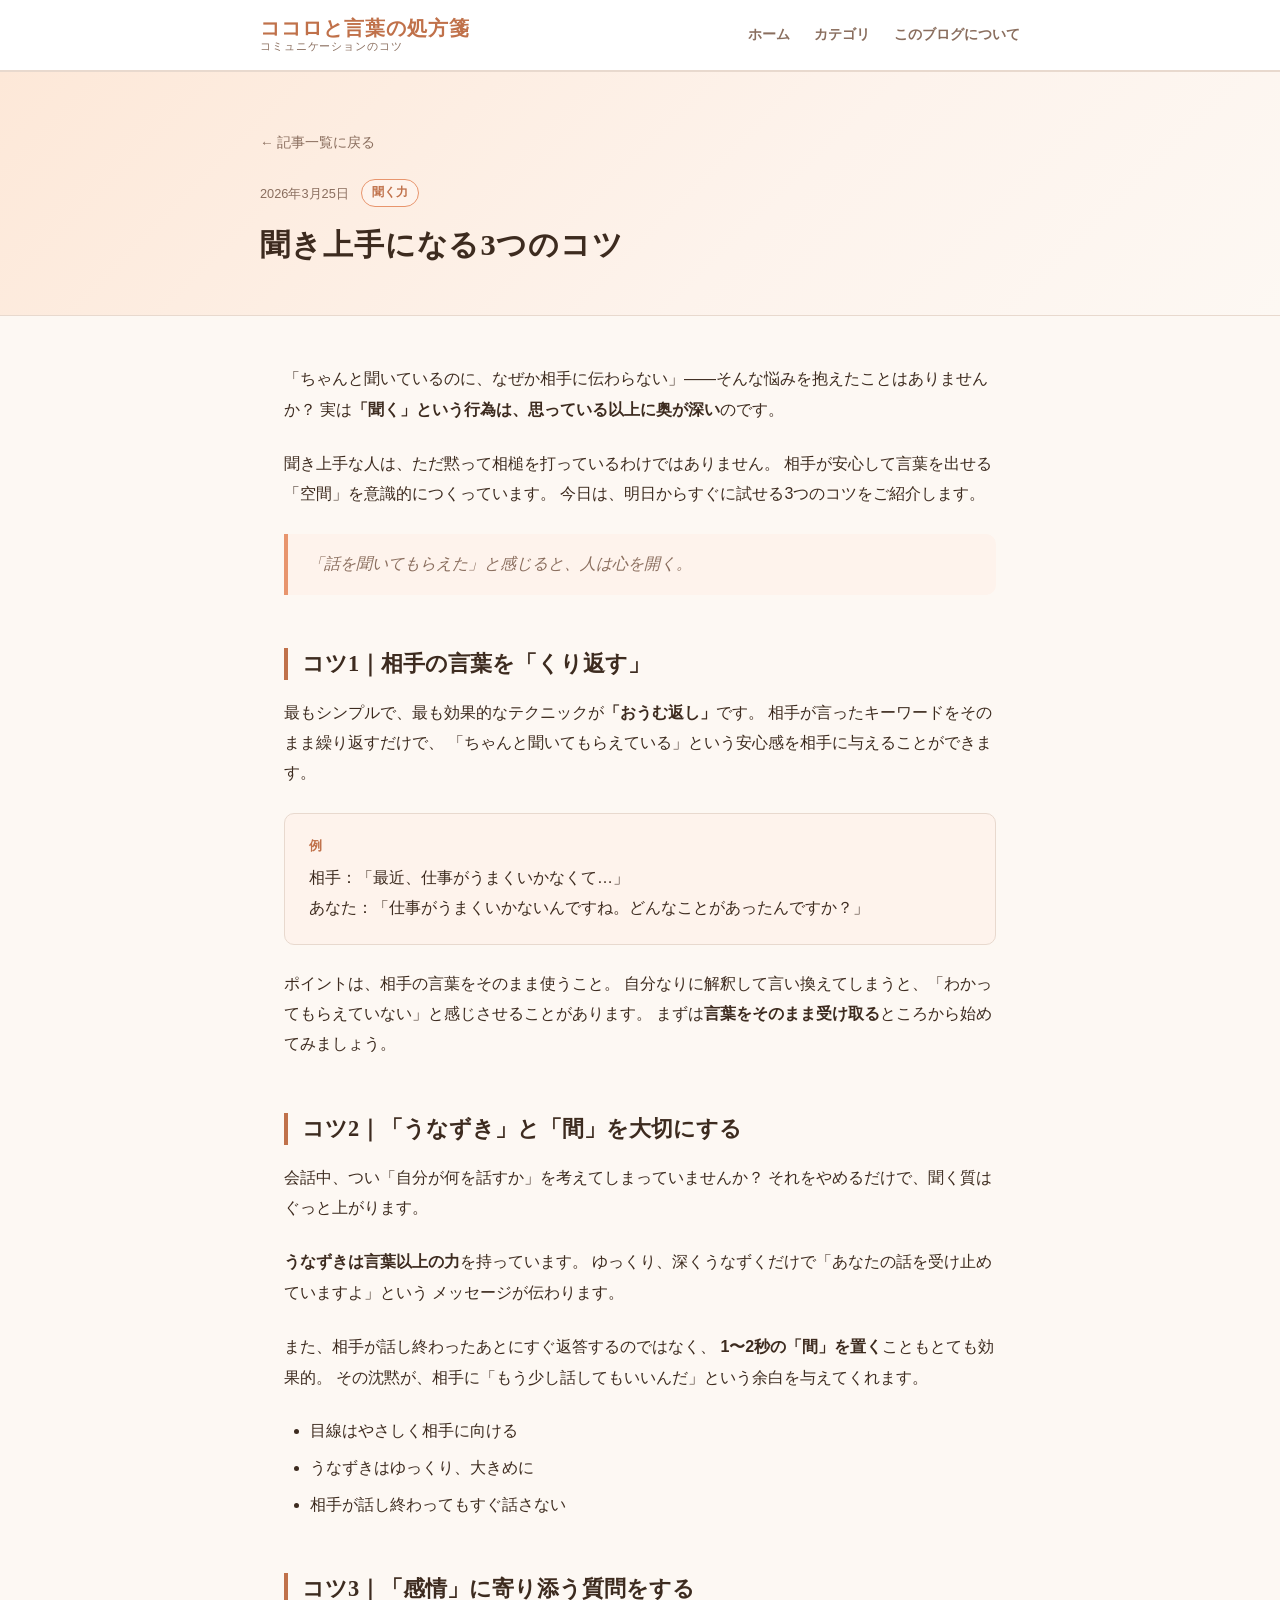
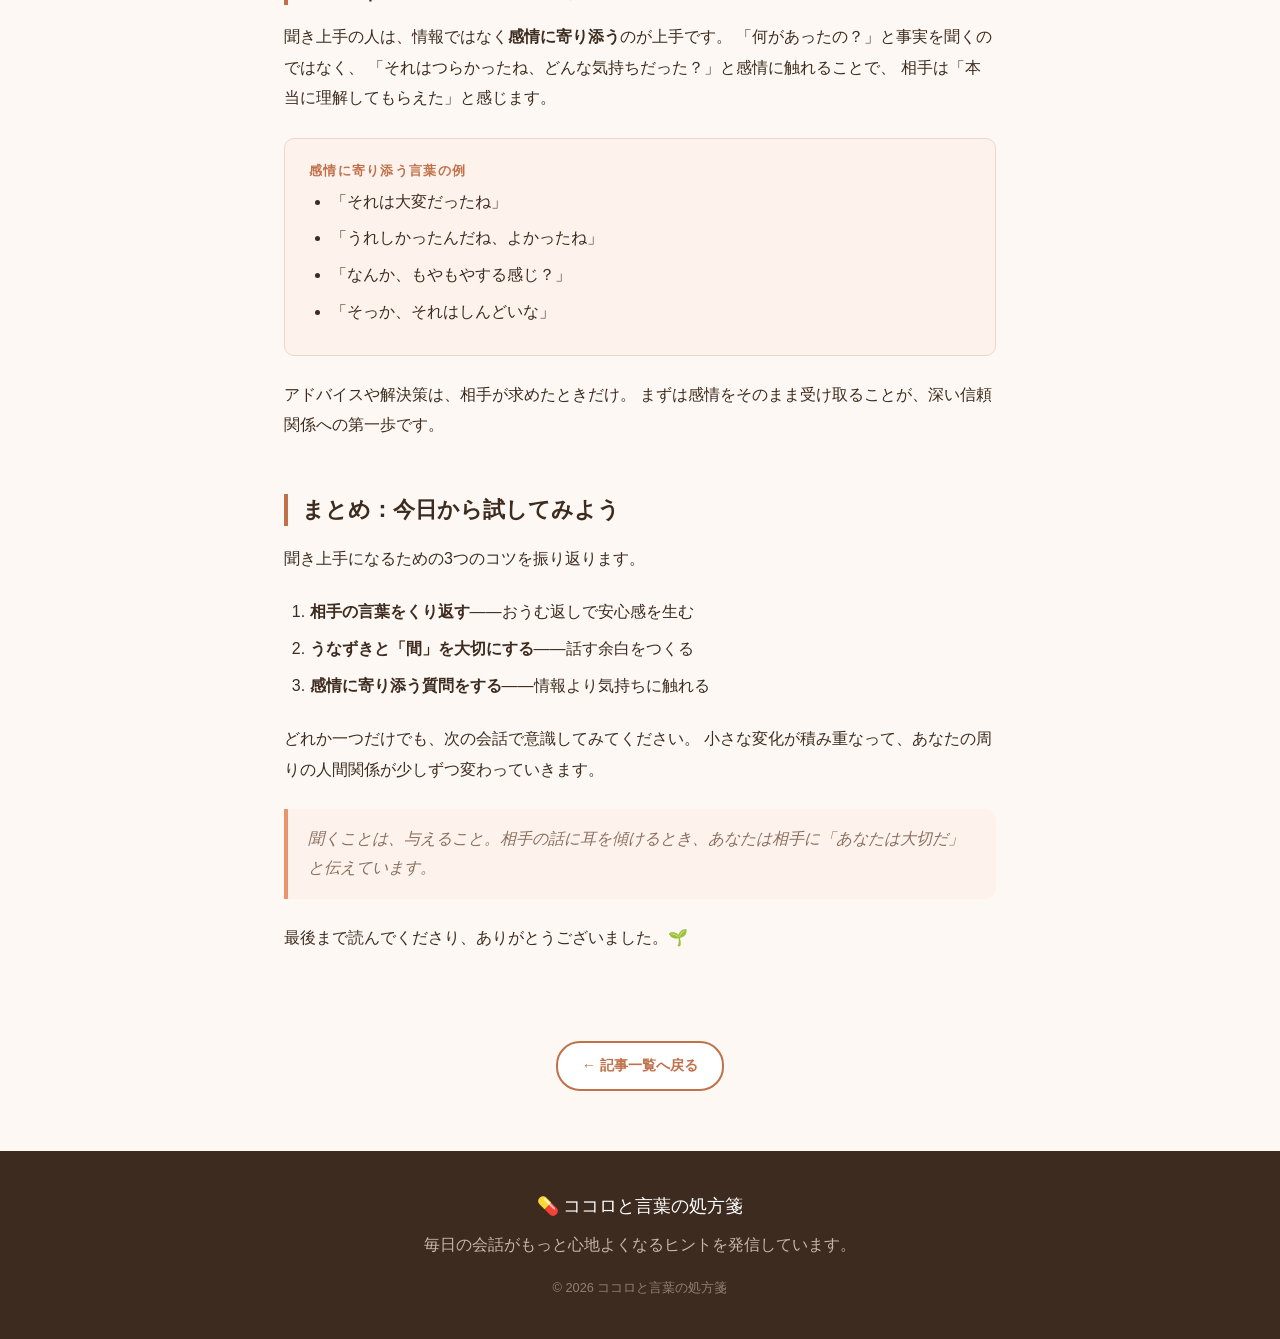
<file: article-listening.html>
<!DOCTYPE html>
<html lang="ja">
<head>
  <meta charset="UTF-8">
  <meta name="viewport" content="width=device-width, initial-scale=1.0">
  <title>聞き上手になる3つのコツ - ココロと言葉の処方箋</title>
  <meta name="description" content="相手が「もっと話したい」と感じる聞き方とは？今日から実践できる聞き上手になる3つのコツをご紹介します。">
  <link rel="stylesheet" href="style.css">
</head>
<body>

  <!-- ヘッダー -->
  <header class="site-header">
    <div class="site-header__inner">
      <a href="index.html" class="site-logo" style="text-decoration:none;">
        <span class="site-logo__title">ココロと言葉の処方箋</span>
        <span class="site-logo__subtitle">コミュニケーションのコツ</span>
      </a>
      <nav class="site-nav">
        <a href="index.html">ホーム</a>
        <a href="#">カテゴリ</a>
        <a href="#">このブログについて</a>
      </nav>
    </div>
  </header>

  <!-- 記事ヘッダー -->
  <div class="article-header">
    <div class="article-header__inner">
      <a href="index.html" class="article-header__back">← 記事一覧に戻る</a>
      <div class="article-header__meta">
        <span class="article-card__date">2026年3月25日</span>
        <span class="article-card__tag">聞く力</span>
      </div>
      <h1 class="article-header__title">聞き上手になる3つのコツ</h1>
    </div>
  </div>

  <!-- 記事本文 -->
  <article class="article-body">

    <p>
      「ちゃんと聞いているのに、なぜか相手に伝わらない」——そんな悩みを抱えたことはありませんか？
      実は<strong>「聞く」という行為は、思っている以上に奥が深い</strong>のです。
    </p>

    <p>
      聞き上手な人は、ただ黙って相槌を打っているわけではありません。
      相手が安心して言葉を出せる「空間」を意識的につくっています。
      今日は、明日からすぐに試せる3つのコツをご紹介します。
    </p>

    <blockquote>
      「話を聞いてもらえた」と感じると、人は心を開く。
    </blockquote>

    <!-- コツ1 -->
    <h2>コツ1｜相手の言葉を「くり返す」</h2>

    <p>
      最もシンプルで、最も効果的なテクニックが<strong>「おうむ返し」</strong>です。
      相手が言ったキーワードをそのまま繰り返すだけで、
      「ちゃんと聞いてもらえている」という安心感を相手に与えることができます。
    </p>

    <div class="tip-box">
      <div class="tip-box__label">例</div>
      <p style="margin-bottom:0;">
        相手：「最近、仕事がうまくいかなくて…」<br>
        あなた：「仕事がうまくいかないんですね。どんなことがあったんですか？」
      </p>
    </div>

    <p>
      ポイントは、相手の言葉をそのまま使うこと。
      自分なりに解釈して言い換えてしまうと、「わかってもらえていない」と感じさせることがあります。
      まずは<strong>言葉をそのまま受け取る</strong>ところから始めてみましょう。
    </p>

    <!-- コツ2 -->
    <h2>コツ2｜「うなずき」と「間」を大切にする</h2>

    <p>
      会話中、つい「自分が何を話すか」を考えてしまっていませんか？
      それをやめるだけで、聞く質はぐっと上がります。
    </p>

    <p>
      <strong>うなずきは言葉以上の力</strong>を持っています。
      ゆっくり、深くうなずくだけで「あなたの話を受け止めていますよ」という
      メッセージが伝わります。
    </p>

    <p>
      また、相手が話し終わったあとにすぐ返答するのではなく、
      <strong>1〜2秒の「間」を置く</strong>こともとても効果的。
      その沈黙が、相手に「もう少し話してもいいんだ」という余白を与えてくれます。
    </p>

    <ul>
      <li>目線はやさしく相手に向ける</li>
      <li>うなずきはゆっくり、大きめに</li>
      <li>相手が話し終わってもすぐ話さない</li>
    </ul>

    <!-- コツ3 -->
    <h2>コツ3｜「感情」に寄り添う質問をする</h2>

    <p>
      聞き上手の人は、情報ではなく<strong>感情に寄り添う</strong>のが上手です。
      「何があったの？」と事実を聞くのではなく、
      「それはつらかったね、どんな気持ちだった？」と感情に触れることで、
      相手は「本当に理解してもらえた」と感じます。
    </p>

    <div class="tip-box">
      <div class="tip-box__label">感情に寄り添う言葉の例</div>
      <ul style="margin-bottom:0; padding-left:1.4em;">
        <li>「それは大変だったね」</li>
        <li>「うれしかったんだね、よかったね」</li>
        <li>「なんか、もやもやする感じ？」</li>
        <li>「そっか、それはしんどいな」</li>
      </ul>
    </div>

    <p>
      アドバイスや解決策は、相手が求めたときだけ。
      まずは感情をそのまま受け取ることが、深い信頼関係への第一歩です。
    </p>

    <!-- まとめ -->
    <h2>まとめ：今日から試してみよう</h2>

    <p>聞き上手になるための3つのコツを振り返ります。</p>

    <ol>
      <li><strong>相手の言葉をくり返す</strong>——おうむ返しで安心感を生む</li>
      <li><strong>うなずきと「間」を大切にする</strong>——話す余白をつくる</li>
      <li><strong>感情に寄り添う質問をする</strong>——情報より気持ちに触れる</li>
    </ol>

    <p>
      どれか一つだけでも、次の会話で意識してみてください。
      小さな変化が積み重なって、あなたの周りの人間関係が少しずつ変わっていきます。
    </p>

    <blockquote>
      聞くことは、与えること。相手の話に耳を傾けるとき、あなたは相手に「あなたは大切だ」と伝えています。
    </blockquote>

    <p>最後まで読んでくださり、ありがとうございました。🌱</p>

  </article>

  <!-- 記事ナビゲーション -->
  <div class="article-nav">
    <a href="index.html">← 記事一覧へ戻る</a>
  </div>

  <!-- フッター -->
  <footer class="site-footer">
    <div class="site-footer__logo">💊 ココロと言葉の処方箋</div>
    <p>毎日の会話がもっと心地よくなるヒントを発信しています。</p>
    <p class="site-footer__copy">&copy; 2026 ココロと言葉の処方箋</p>
  </footer>

</body>
</html>
</file>
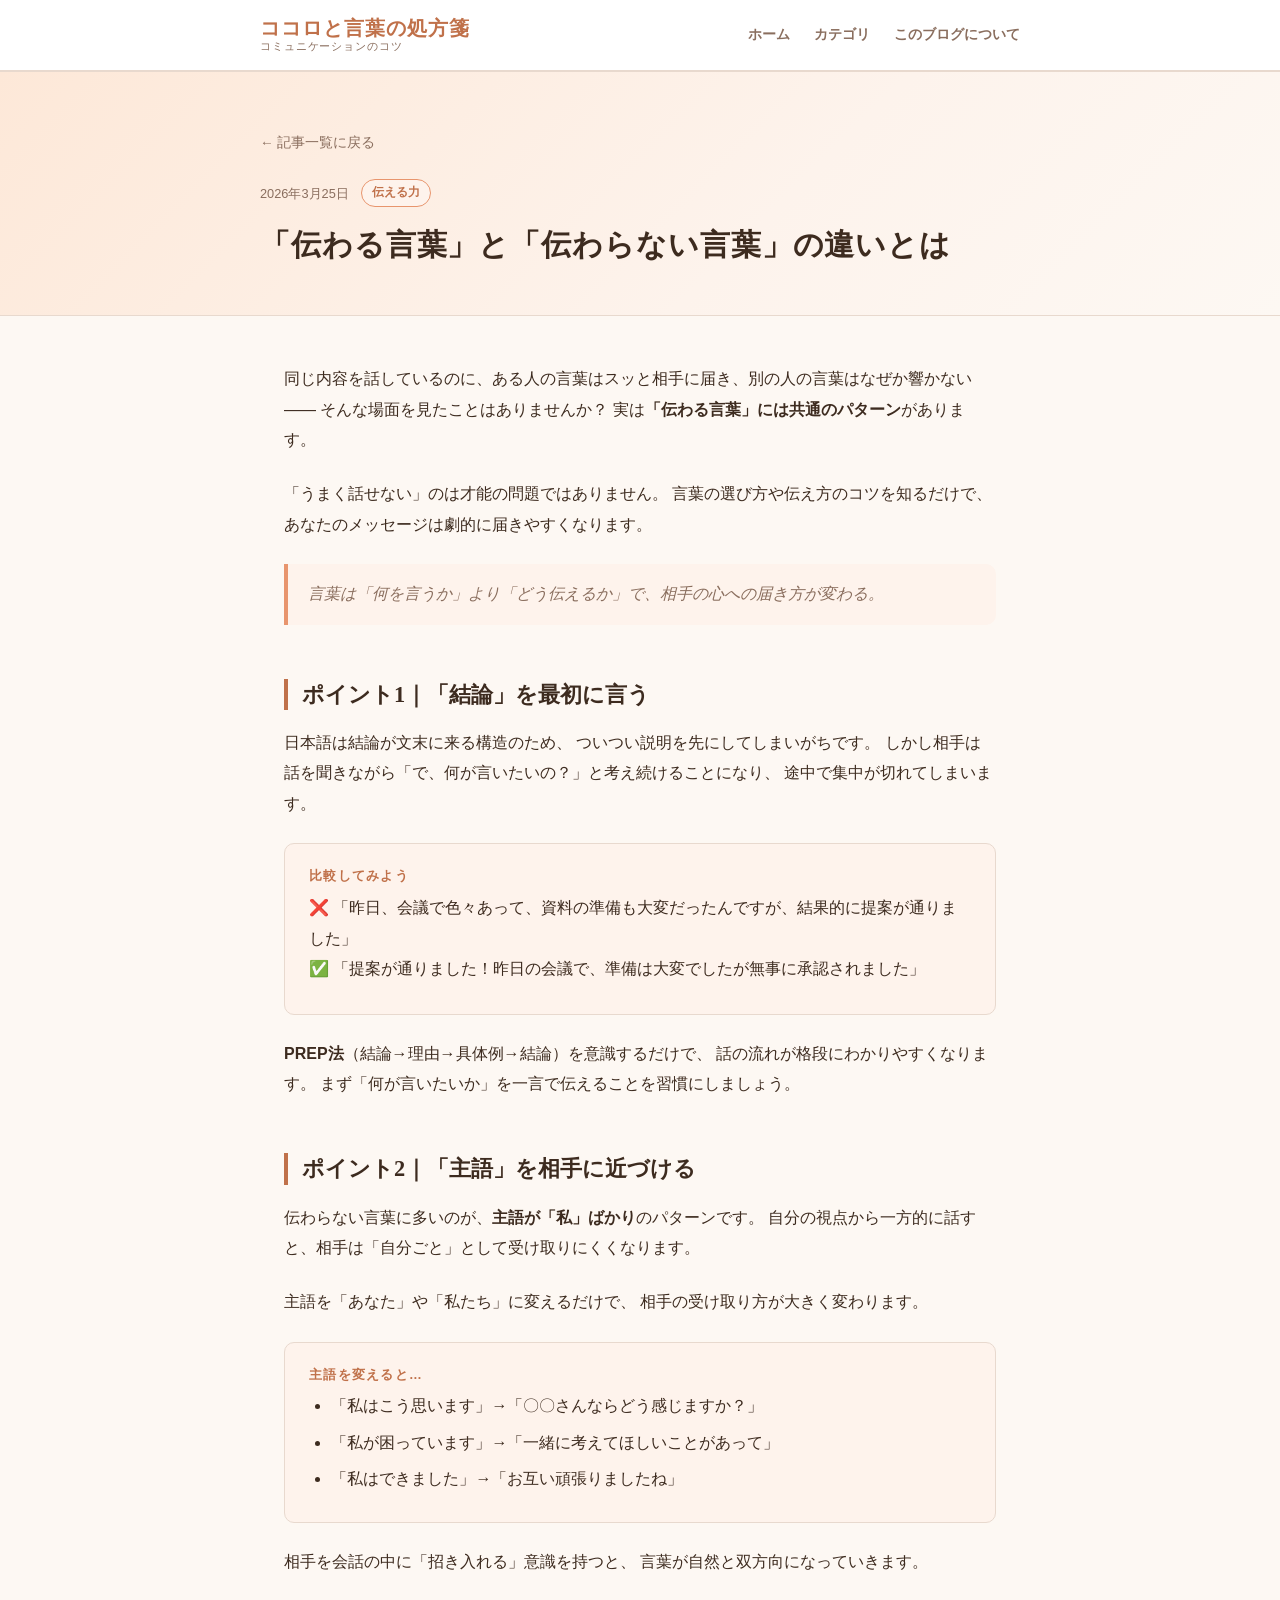
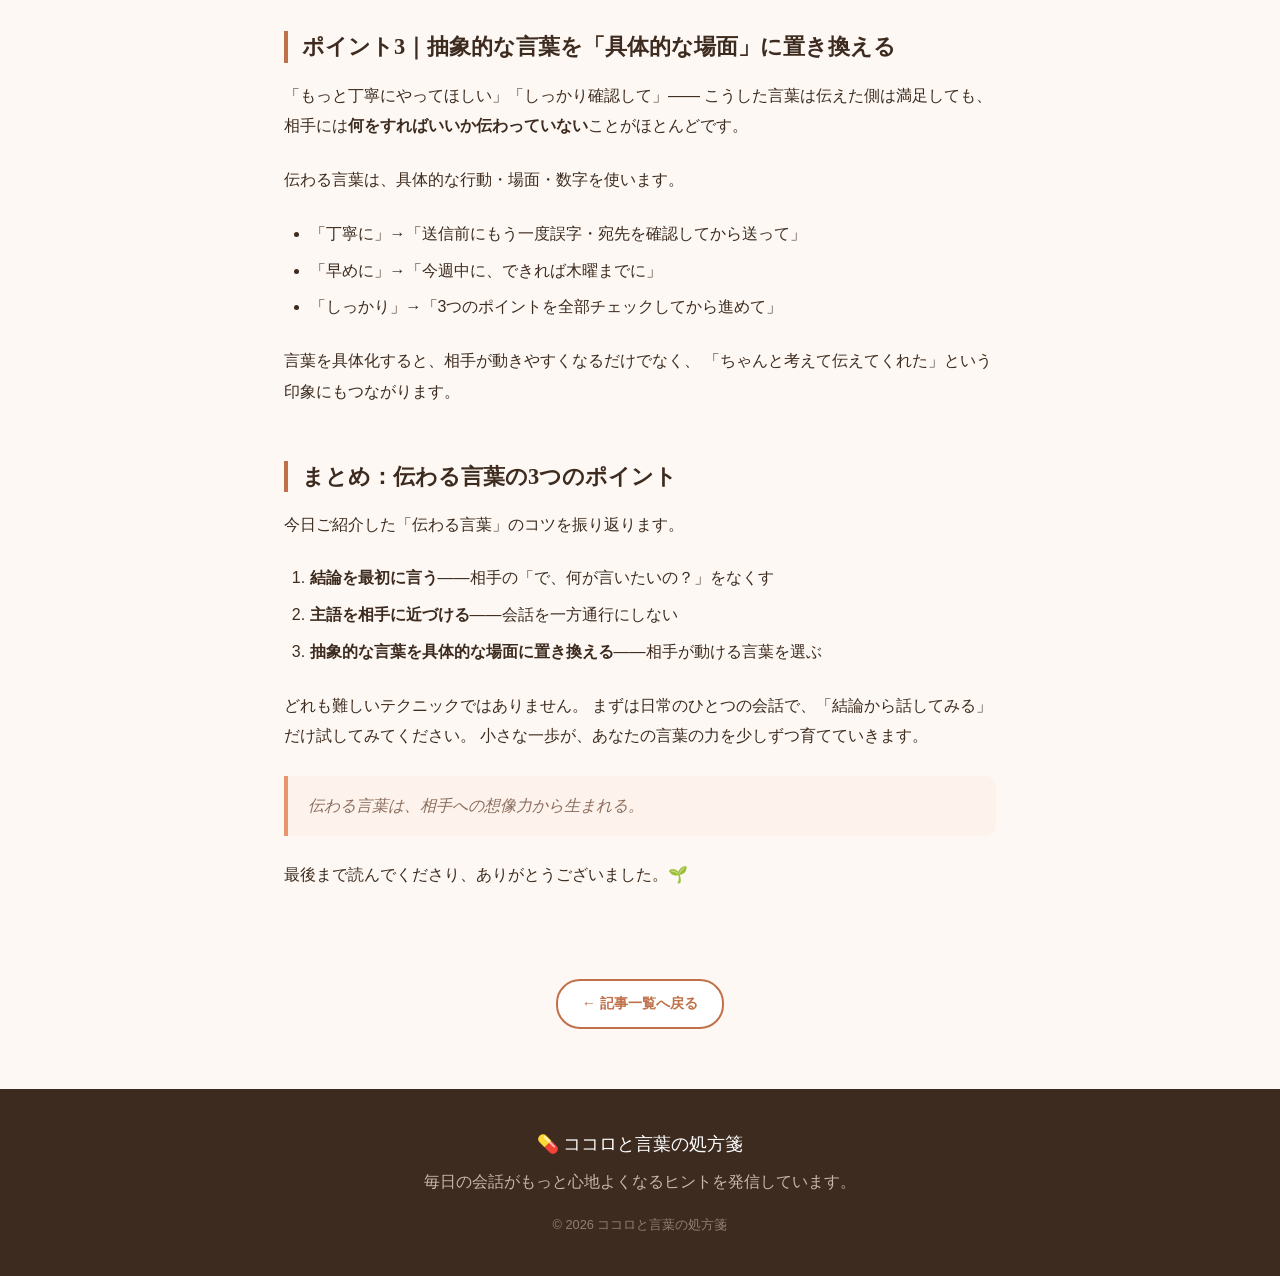
<file: article-words.html>
<!DOCTYPE html>
<html lang="ja">
<head>
  <meta charset="UTF-8">
  <meta name="viewport" content="width=device-width, initial-scale=1.0">
  <title>「伝わる言葉」と「伝わらない言葉」の違いとは - ココロと言葉の処方箋</title>
  <meta name="description" content="同じ内容を話しても相手の反応がまったく違う——言葉の「選び方」と「順番」を少し変えるだけで、メッセージの届き方は大きく変わります。">
  <link rel="stylesheet" href="style.css">
</head>
<body>

  <!-- ヘッダー -->
  <header class="site-header">
    <div class="site-header__inner">
      <a href="index.html" class="site-logo" style="text-decoration:none;">
        <span class="site-logo__title">ココロと言葉の処方箋</span>
        <span class="site-logo__subtitle">コミュニケーションのコツ</span>
      </a>
      <nav class="site-nav">
        <a href="index.html">ホーム</a>
        <a href="#">カテゴリ</a>
        <a href="#">このブログについて</a>
      </nav>
    </div>
  </header>

  <!-- 記事ヘッダー -->
  <div class="article-header">
    <div class="article-header__inner">
      <a href="index.html" class="article-header__back">← 記事一覧に戻る</a>
      <div class="article-header__meta">
        <span class="article-card__date">2026年3月25日</span>
        <span class="article-card__tag">伝える力</span>
      </div>
      <h1 class="article-header__title">「伝わる言葉」と「伝わらない言葉」の違いとは</h1>
    </div>
  </div>

  <!-- 記事本文 -->
  <article class="article-body">

    <p>
      同じ内容を話しているのに、ある人の言葉はスッと相手に届き、別の人の言葉はなぜか響かない——
      そんな場面を見たことはありませんか？
      実は<strong>「伝わる言葉」には共通のパターン</strong>があります。
    </p>

    <p>
      「うまく話せない」のは才能の問題ではありません。
      言葉の選び方や伝え方のコツを知るだけで、
      あなたのメッセージは劇的に届きやすくなります。
    </p>

    <blockquote>
      言葉は「何を言うか」より「どう伝えるか」で、相手の心への届き方が変わる。
    </blockquote>

    <!-- ポイント1 -->
    <h2>ポイント1｜「結論」を最初に言う</h2>

    <p>
      日本語は結論が文末に来る構造のため、
      ついつい説明を先にしてしまいがちです。
      しかし相手は話を聞きながら「で、何が言いたいの？」と考え続けることになり、
      途中で集中が切れてしまいます。
    </p>

    <div class="tip-box">
      <div class="tip-box__label">比較してみよう</div>
      <p style="margin-bottom:0.6em;">
        ❌ 「昨日、会議で色々あって、資料の準備も大変だったんですが、結果的に提案が通りました」<br>
        ✅ 「提案が通りました！昨日の会議で、準備は大変でしたが無事に承認されました」
      </p>
    </div>

    <p>
      <strong>PREP法</strong>（結論→理由→具体例→結論）を意識するだけで、
      話の流れが格段にわかりやすくなります。
      まず「何が言いたいか」を一言で伝えることを習慣にしましょう。
    </p>

    <!-- ポイント2 -->
    <h2>ポイント2｜「主語」を相手に近づける</h2>

    <p>
      伝わらない言葉に多いのが、<strong>主語が「私」ばかり</strong>のパターンです。
      自分の視点から一方的に話すと、相手は「自分ごと」として受け取りにくくなります。
    </p>

    <p>
      主語を「あなた」や「私たち」に変えるだけで、
      相手の受け取り方が大きく変わります。
    </p>

    <div class="tip-box">
      <div class="tip-box__label">主語を変えると…</div>
      <ul style="margin-bottom:0; padding-left:1.4em;">
        <li>「私はこう思います」→「〇〇さんならどう感じますか？」</li>
        <li>「私が困っています」→「一緒に考えてほしいことがあって」</li>
        <li>「私はできました」→「お互い頑張りましたね」</li>
      </ul>
    </div>

    <p>
      相手を会話の中に「招き入れる」意識を持つと、
      言葉が自然と双方向になっていきます。
    </p>

    <!-- ポイント3 -->
    <h2>ポイント3｜抽象的な言葉を「具体的な場面」に置き換える</h2>

    <p>
      「もっと丁寧にやってほしい」「しっかり確認して」——
      こうした言葉は伝えた側は満足しても、
      相手には<strong>何をすればいいか伝わっていない</strong>ことがほとんどです。
    </p>

    <p>
      伝わる言葉は、具体的な行動・場面・数字を使います。
    </p>

    <ul>
      <li>「丁寧に」→「送信前にもう一度誤字・宛先を確認してから送って」</li>
      <li>「早めに」→「今週中に、できれば木曜までに」</li>
      <li>「しっかり」→「3つのポイントを全部チェックしてから進めて」</li>
    </ul>

    <p>
      言葉を具体化すると、相手が動きやすくなるだけでなく、
      「ちゃんと考えて伝えてくれた」という印象にもつながります。
    </p>

    <!-- まとめ -->
    <h2>まとめ：伝わる言葉の3つのポイント</h2>

    <p>今日ご紹介した「伝わる言葉」のコツを振り返ります。</p>

    <ol>
      <li><strong>結論を最初に言う</strong>——相手の「で、何が言いたいの？」をなくす</li>
      <li><strong>主語を相手に近づける</strong>——会話を一方通行にしない</li>
      <li><strong>抽象的な言葉を具体的な場面に置き換える</strong>——相手が動ける言葉を選ぶ</li>
    </ol>

    <p>
      どれも難しいテクニックではありません。
      まずは日常のひとつの会話で、「結論から話してみる」だけ試してみてください。
      小さな一歩が、あなたの言葉の力を少しずつ育てていきます。
    </p>

    <blockquote>
      伝わる言葉は、相手への想像力から生まれる。
    </blockquote>

    <p>最後まで読んでくださり、ありがとうございました。🌱</p>

  </article>

  <!-- 記事ナビゲーション -->
  <div class="article-nav">
    <a href="index.html">← 記事一覧へ戻る</a>
  </div>

  <!-- フッター -->
  <footer class="site-footer">
    <div class="site-footer__logo">💊 ココロと言葉の処方箋</div>
    <p>毎日の会話がもっと心地よくなるヒントを発信しています。</p>
    <p class="site-footer__copy">&copy; 2026 ココロと言葉の処方箋</p>
  </footer>

</body>
</html>
</file>
<file: style.css>
/* ===== リセット & 基本設定 ===== */
*, *::before, *::after {
  box-sizing: border-box;
  margin: 0;
  padding: 0;
}

:root {
  --color-bg: #fdf8f3;
  --color-surface: #ffffff;
  --color-primary: #c0714a;
  --color-primary-light: #e8956d;
  --color-text: #3d2b1f;
  --color-text-muted: #8a6e5e;
  --color-border: #e8d9ce;
  --color-accent-bg: #fef3ec;
  --font-base: 'Hiragino Kaku Gothic ProN', 'Hiragino Sans', 'Noto Sans JP', sans-serif;
  --font-serif: 'Hiragino Mincho ProN', 'Noto Serif JP', serif;
  --max-width: 760px;
  --radius: 10px;
}

body {
  background-color: var(--color-bg);
  color: var(--color-text);
  font-family: var(--font-base);
  font-size: 16px;
  line-height: 1.8;
}

a {
  color: var(--color-primary);
  text-decoration: none;
}

a:hover {
  text-decoration: underline;
}

img {
  max-width: 100%;
  display: block;
}

/* ===== ヘッダー ===== */
.site-header {
  background-color: var(--color-surface);
  border-bottom: 2px solid var(--color-border);
  padding: 0 24px;
}

.site-header__inner {
  max-width: var(--max-width);
  margin: 0 auto;
  display: flex;
  align-items: center;
  justify-content: space-between;
  height: 70px;
}

.site-logo {
  display: flex;
  flex-direction: column;
  line-height: 1.2;
}

.site-logo__title {
  font-family: var(--font-serif);
  font-size: 1.25rem;
  font-weight: bold;
  color: var(--color-primary);
  letter-spacing: 0.05em;
}

.site-logo__subtitle {
  font-size: 0.7rem;
  color: var(--color-text-muted);
  letter-spacing: 0.08em;
}

.site-nav {
  display: flex;
  gap: 24px;
}

.site-nav a {
  font-size: 0.875rem;
  color: var(--color-text-muted);
  font-weight: bold;
  transition: color 0.2s;
}

.site-nav a:hover {
  color: var(--color-primary);
  text-decoration: none;
}

/* ===== ヒーロー ===== */
.hero {
  background: linear-gradient(135deg, #fde8d8 0%, #fdf3ec 60%, #fdf8f3 100%);
  padding: 60px 24px;
  text-align: center;
  border-bottom: 1px solid var(--color-border);
}

.hero__inner {
  max-width: var(--max-width);
  margin: 0 auto;
}

.hero__icon {
  font-size: 3rem;
  margin-bottom: 16px;
}

.hero__title {
  font-family: var(--font-serif);
  font-size: 2rem;
  color: var(--color-text);
  margin-bottom: 12px;
  letter-spacing: 0.05em;
}

.hero__desc {
  font-size: 0.95rem;
  color: var(--color-text-muted);
  max-width: 480px;
  margin: 0 auto;
}

/* ===== メインレイアウト ===== */
.main-container {
  max-width: var(--max-width);
  margin: 0 auto;
  padding: 48px 24px;
}

/* ===== セクションタイトル ===== */
.section-title {
  font-family: var(--font-serif);
  font-size: 1.2rem;
  color: var(--color-text);
  margin-bottom: 24px;
  padding-bottom: 10px;
  border-bottom: 2px solid var(--color-primary);
  display: inline-block;
}

/* ===== 記事カード ===== */
.article-list {
  display: flex;
  flex-direction: column;
  gap: 24px;
}

.article-card {
  background: var(--color-surface);
  border: 1px solid var(--color-border);
  border-radius: var(--radius);
  padding: 28px 32px;
  transition: box-shadow 0.2s, transform 0.2s;
  display: block;
  color: inherit;
}

.article-card:hover {
  box-shadow: 0 4px 20px rgba(192, 113, 74, 0.12);
  transform: translateY(-2px);
  text-decoration: none;
}

.article-card__meta {
  display: flex;
  align-items: center;
  gap: 12px;
  margin-bottom: 10px;
}

.article-card__date {
  font-size: 0.8rem;
  color: var(--color-text-muted);
}

.article-card__tag {
  font-size: 0.75rem;
  background-color: var(--color-accent-bg);
  color: var(--color-primary);
  border: 1px solid var(--color-primary-light);
  border-radius: 20px;
  padding: 2px 10px;
  font-weight: bold;
}

.article-card__title {
  font-family: var(--font-serif);
  font-size: 1.2rem;
  color: var(--color-text);
  margin-bottom: 10px;
  line-height: 1.5;
}

.article-card:hover .article-card__title {
  color: var(--color-primary);
}

.article-card__excerpt {
  font-size: 0.9rem;
  color: var(--color-text-muted);
  line-height: 1.7;
}

.article-card__read-more {
  display: inline-block;
  margin-top: 14px;
  font-size: 0.85rem;
  font-weight: bold;
  color: var(--color-primary);
}

/* ===== フッター ===== */
.site-footer {
  background-color: var(--color-text);
  color: #c9b5ab;
  text-align: center;
  padding: 40px 24px;
  margin-top: 60px;
}

.site-footer__logo {
  font-family: var(--font-serif);
  font-size: 1.1rem;
  color: #fff;
  margin-bottom: 8px;
}

.site-footer__copy {
  font-size: 0.8rem;
  margin-top: 16px;
  opacity: 0.6;
}

/* ===== 記事詳細ページ ===== */
.article-header {
  background: linear-gradient(135deg, #fde8d8 0%, #fdf3ec 60%, #fdf8f3 100%);
  padding: 56px 24px 48px;
  border-bottom: 1px solid var(--color-border);
}

.article-header__inner {
  max-width: var(--max-width);
  margin: 0 auto;
}

.article-header__back {
  display: inline-block;
  font-size: 0.85rem;
  color: var(--color-text-muted);
  margin-bottom: 24px;
}

.article-header__back:hover {
  color: var(--color-primary);
  text-decoration: none;
}

.article-header__meta {
  display: flex;
  align-items: center;
  gap: 12px;
  margin-bottom: 16px;
}

.article-header__title {
  font-family: var(--font-serif);
  font-size: 1.9rem;
  line-height: 1.45;
  color: var(--color-text);
  letter-spacing: 0.03em;
}

/* ===== 記事本文 ===== */
.article-body {
  max-width: var(--max-width);
  margin: 0 auto;
  padding: 48px 24px 64px;
}

.article-body p {
  margin-bottom: 1.5em;
  font-size: 1rem;
  line-height: 1.9;
}

.article-body h2 {
  font-family: var(--font-serif);
  font-size: 1.4rem;
  color: var(--color-text);
  margin: 2.4em 0 0.8em;
  padding-left: 14px;
  border-left: 4px solid var(--color-primary);
  line-height: 1.4;
}

.article-body h3 {
  font-family: var(--font-serif);
  font-size: 1.15rem;
  color: var(--color-text);
  margin: 1.8em 0 0.6em;
}

.article-body ul, .article-body ol {
  padding-left: 1.6em;
  margin-bottom: 1.5em;
}

.article-body li {
  margin-bottom: 0.5em;
}

.article-body blockquote {
  background-color: var(--color-accent-bg);
  border-left: 4px solid var(--color-primary-light);
  padding: 16px 20px;
  border-radius: 0 var(--radius) var(--radius) 0;
  margin: 1.5em 0;
  font-style: italic;
  color: var(--color-text-muted);
}

.article-body .tip-box {
  background-color: var(--color-accent-bg);
  border: 1px solid var(--color-border);
  border-radius: var(--radius);
  padding: 20px 24px;
  margin: 1.5em 0;
}

.article-body .tip-box__label {
  font-size: 0.8rem;
  font-weight: bold;
  color: var(--color-primary);
  letter-spacing: 0.1em;
  margin-bottom: 6px;
}

/* ===== 記事ナビゲーション ===== */
.article-nav {
  max-width: var(--max-width);
  margin: 0 auto 48px;
  padding: 0 24px;
  display: flex;
  justify-content: center;
  gap: 16px;
  flex-wrap: wrap;
}

.article-nav a {
  display: inline-block;
  padding: 10px 24px;
  border-radius: 24px;
  font-size: 0.9rem;
  font-weight: bold;
  background-color: var(--color-surface);
  border: 2px solid var(--color-primary);
  color: var(--color-primary);
  transition: background-color 0.2s, color 0.2s;
}

.article-nav a:hover {
  background-color: var(--color-primary);
  color: #fff;
  text-decoration: none;
}

/* ===== レスポンシブ ===== */
@media (max-width: 600px) {
  .hero__title { font-size: 1.5rem; }
  .article-header__title { font-size: 1.5rem; }
  .article-card { padding: 20px; }
  .site-nav { gap: 16px; }
}
</file>
